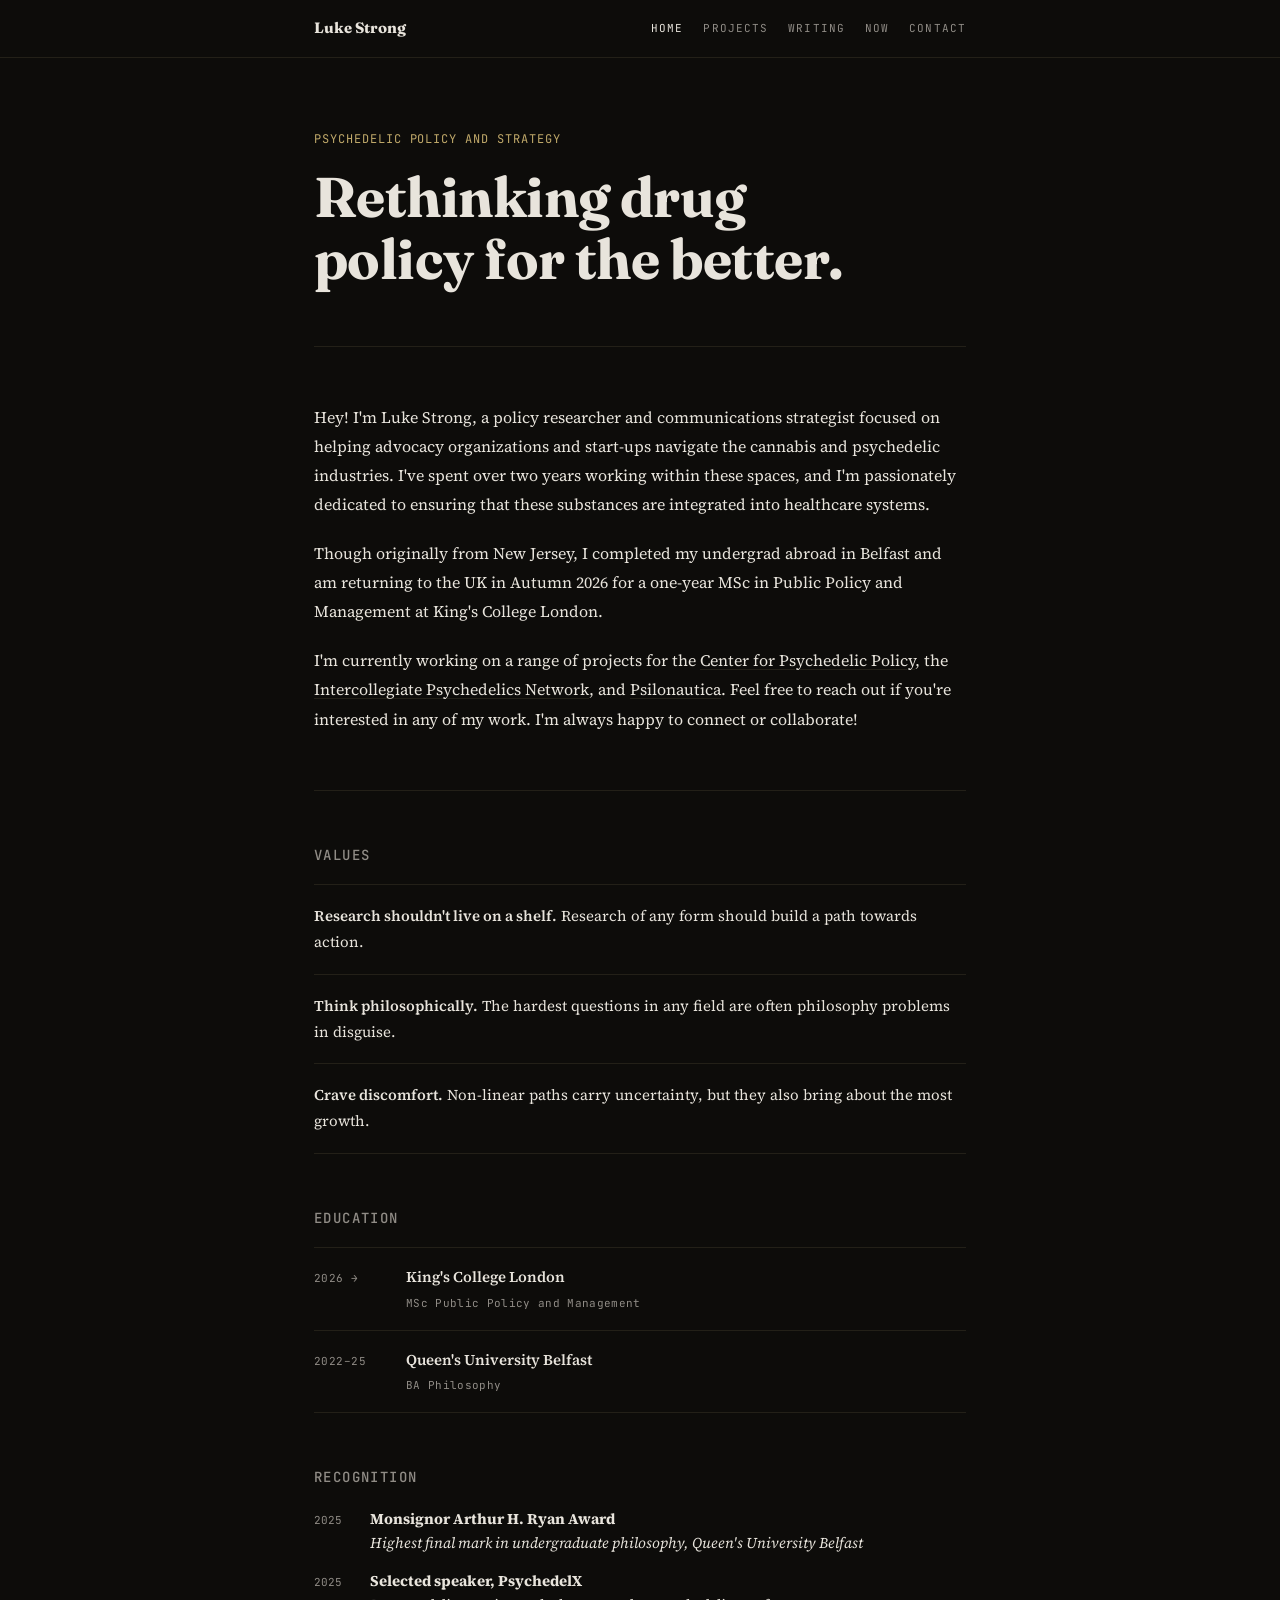
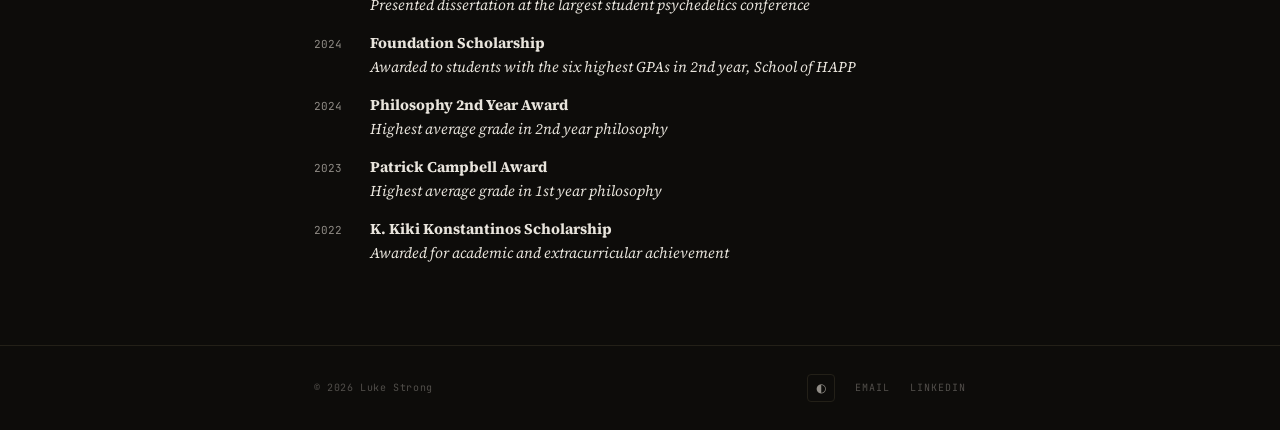
<file: index.html>
<!DOCTYPE html>
<html lang="en" data-theme="dark">
<head>
  <meta charset="UTF-8" />
  <meta name="viewport" content="width=device-width, initial-scale=1.0" />
  <title>Luke Strong</title>
  <meta name="description" content="Policy researcher and communications strategist focused on psychedelic and cannabis policy." />

  <link rel="preconnect" href="https://fonts.googleapis.com" />
  <link rel="preconnect" href="https://fonts.gstatic.com" crossorigin />
  <link href="https://fonts.googleapis.com/css2?family=Fraunces:opsz,wght@9..144,400;9..144,700&family=Source+Serif+4:ital,wght@0,400;0,600;1,400&family=JetBrains+Mono:wght@400;500;700&display=swap" rel="stylesheet" />

  <link rel="stylesheet" href="style.css" />
  <link rel="icon" type="image/svg+xml" href="assets/favicon.svg" />
</head>
<body>

  <nav>
    <div class="nav-inner">
      <a href="index.html" class="nav-name">Luke Strong</a>
      <div class="nav-links">
        <a href="index.html" class="active">Home</a>
        <a href="projects.html">Projects</a>
        <a href="writing.html">Writing</a>
        <a href="now.html">Now</a>
        <a href="contact.html">Contact</a>
      </div>
      <button class="nav-hamburger" id="navHamburger" aria-label="Open menu" aria-expanded="false">
        <span class="hamburger-line"></span>
        <span class="hamburger-line"></span>
        <span class="hamburger-line"></span>
      </button>
    </div>
  </nav>

  <main>
    <div class="container">

      <!-- HERO -->
      <section class="home-hero">
        <p class="home-tagline">Psychedelic Policy and Strategy</p>
        <h1>Rethinking drug<br>policy for the better.</h1>
      </section>

      <!-- ABOUT -->
      <section class="home-about">
        <p>
          Hey! I'm Luke Strong, a policy researcher and communications strategist
          focused on helping advocacy organizations and start-ups navigate the cannabis
          and psychedelic industries. I've spent over two years working within these
          spaces, and I'm passionately dedicated to ensuring that these substances are
          integrated into healthcare systems.
        </p>
        <p>
          Though originally from New Jersey, I completed my undergrad abroad in Belfast
          and am returning to the UK in Autumn 2026 for a one-year MSc in Public Policy
          and Management at King's College London.
        </p>
        <p>
          I'm currently working on a range of projects for the
          <a href="projects.html">Center for Psychedelic Policy</a>,
          the <a href="projects.html">Intercollegiate Psychedelics Network</a>,
          and <a href="projects.html">Psilonautica</a>.
          Feel free to reach out if you're interested in any of my work. I'm always happy to connect or collaborate!
        </p>
      </section>

      <hr class="home-divider" />

      <!-- VALUES -->
      <section class="home-values">
        <h2>Values</h2>
        <ul class="values-list">
          <li>
            <p><strong>Research shouldn't live on a shelf.</strong> Research of any form should build a path towards action.</p>
          </li>
          <li>
            <p><strong>Think philosophically.</strong> The hardest questions in any field are often philosophy problems in disguise.</p>
          </li>
          <li>
            <p><strong>Crave discomfort.</strong> Non-linear paths carry uncertainty, but they also bring about the most growth.</p>
          </li>
        </ul>
      </section>

      <!-- EDUCATION -->
      <section class="home-education">
        <h2>Education</h2>
        <ul class="edu-list">
          <li class="edu-item">
            <div class="edu-year">2026 →</div>
            <div>
              <div class="edu-school">King's College London</div>
              <div class="edu-degree">MSc Public Policy and Management</div>
            </div>
          </li>
          <li class="edu-item">
            <div class="edu-year">2022–25</div>
            <div>
              <div class="edu-school">Queen's University Belfast</div>
              <div class="edu-degree">BA Philosophy</div>
            </div>
          </li>
        </ul>
      </section>

      <!-- RECOGNITION -->
      <section class="home-recognition">
        <h2>Recognition</h2>
        <ul class="recognition-list">
          <li>
            <span class="recognition-year">2025</span>
            <span><b>Monsignor Arthur H. Ryan Award</b><br><i>Highest final mark in undergraduate philosophy, Queen's University Belfast</i></span>
          </li>
          <li>
            <span class="recognition-year">2025</span>
            <span><b>Selected speaker, PsychedelX</b><br><i>Presented dissertation at the largest student psychedelics conference</i></span>
          </li>
          <li>
            <span class="recognition-year">2024</span>
            <span><b>Foundation Scholarship</b><br><i>Awarded to students with the six highest GPAs in 2nd year, School of HAPP</i></span>
          </li>
          <li>
            <span class="recognition-year">2024</span>
            <span><b>Philosophy 2nd Year Award</b><br><i>Highest average grade in 2nd year philosophy</i></span>
          </li>
          <li>
            <span class="recognition-year">2023</span>
            <span><b>Patrick Campbell Award</b><br><i>Highest average grade in 1st year philosophy</i></span>
          </li>
          <li>
            <span class="recognition-year">2022</span>
            <span><b>K. Kiki Konstantinos Scholarship</b><br><i>Awarded for academic and extracurricular achievement</i></span>
          </li>
        </ul>
      </section>

    </div>
  </main>

  <footer>
    <div class="footer-inner">
      <span class="footer-copy">© 2026 Luke Strong</span>
      <div class="footer-right">
        <button class="theme-toggle" id="themeToggle" aria-label="Toggle light/dark mode">◐</button>
        <div class="footer-links">
          <a href="mailto:lukestrong47@gmail.com">Email</a>
          <a href="https://linkedin.com/in/lukestro" target="_blank" rel="noopener">LinkedIn</a>
        </div>
      </div>
    </div>
  </footer>

  <script>
    const html = document.documentElement;
    const stored = localStorage.getItem('theme') || 'dark';
    html.setAttribute('data-theme', stored);

    const themeToggle = document.getElementById('themeToggle');
    themeToggle.textContent = stored === 'dark' ? '◐' : '◑';
    themeToggle.addEventListener('click', () => {
      const next = html.getAttribute('data-theme') === 'dark' ? 'light' : 'dark';
      html.setAttribute('data-theme', next);
      localStorage.setItem('theme', next);
      themeToggle.textContent = next === 'dark' ? '◐' : '◑';
    });

    const hamburger = document.getElementById('navHamburger');
    const navLinks = document.querySelector('.nav-links');
    hamburger.addEventListener('click', () => {
      const isOpen = navLinks.classList.toggle('is-open');
      hamburger.setAttribute('aria-expanded', String(isOpen));
      hamburger.classList.toggle('is-active', isOpen);
    });
    navLinks.querySelectorAll('a').forEach(a => {
      a.addEventListener('click', () => {
        navLinks.classList.remove('is-open');
        hamburger.setAttribute('aria-expanded', 'false');
        hamburger.classList.remove('is-active');
      });
    });
  </script>

</body>
</html>
</file>
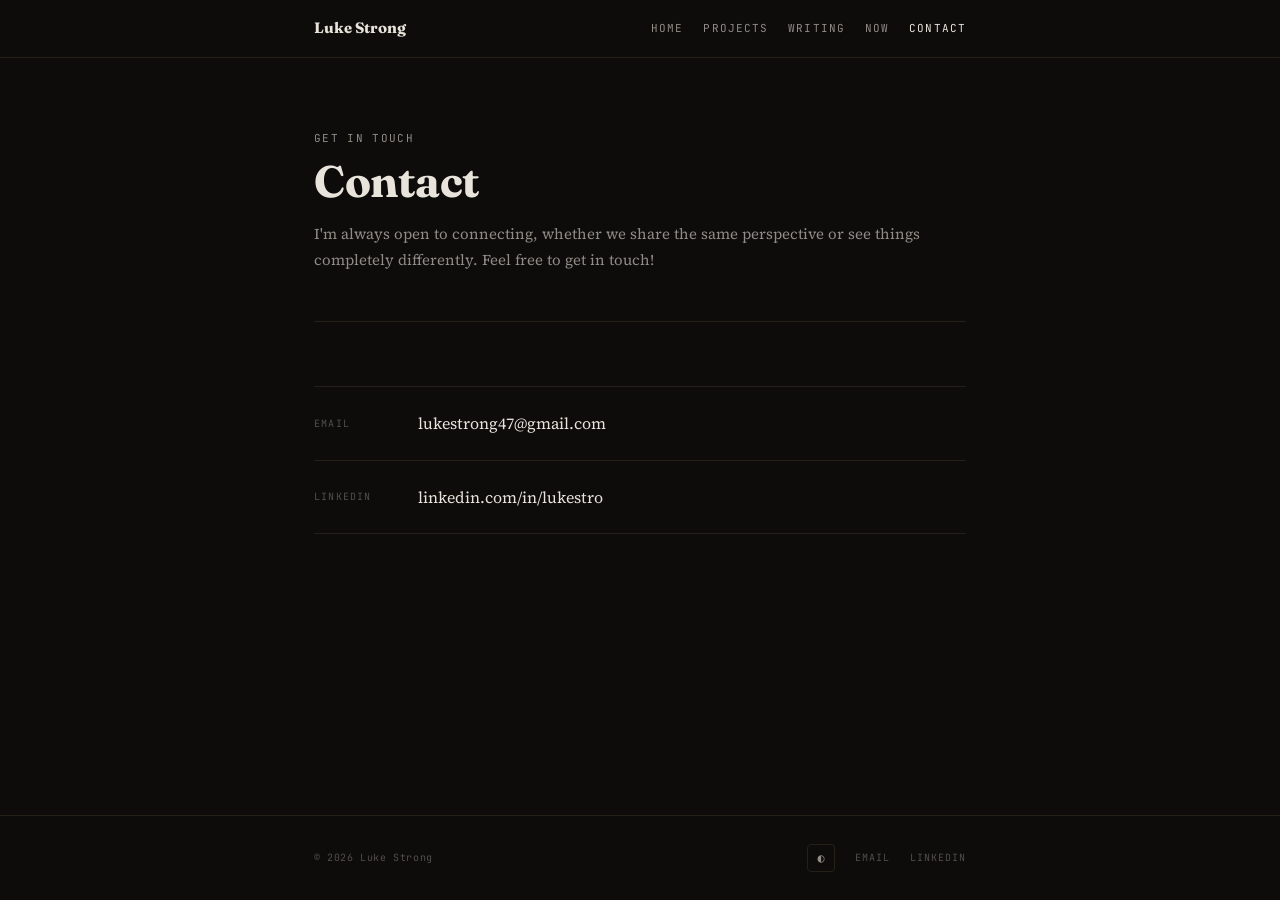
<file: contact/index.html>
<!DOCTYPE html>
<html lang="en" data-theme="dark">
<head>
  <meta charset="UTF-8" />
  <meta name="viewport" content="width=device-width, initial-scale=1.0" />
  <title>Contact — Luke Strong</title>
  <meta name="description" content="Get in touch with Luke Strong — policy researcher and advocacy strategist in the psychedelic and cannabis space." />

  <link rel="preconnect" href="https://fonts.googleapis.com" />
  <link rel="preconnect" href="https://fonts.gstatic.com" crossorigin />
  <link href="https://fonts.googleapis.com/css2?family=Fraunces:opsz,wght@9..144,400;9..144,700&family=Source+Serif+4:ital,wght@0,400;0,600;1,400&family=JetBrains+Mono:wght@400;500;700&display=swap" rel="stylesheet" />

  <link rel="stylesheet" href="../style.css" />
  <link rel="icon" type="image/svg+xml" href="../assets/favicon.svg" />
</head>
<body>

  <nav>
    <div class="nav-inner">
      <a href="../" class="nav-name">Luke Strong</a>
      <div class="nav-links">
        <a href="../">Home</a>
        <a href="../projects/">Projects</a>
        <a href="../writing/">Writing</a>
        <a href="../now/">Now</a>
        <a href="../contact/" class="active">Contact</a>
      </div>
      <button class="nav-hamburger" id="navHamburger" aria-label="Open menu" aria-expanded="false">
        <span class="hamburger-line"></span>
        <span class="hamburger-line"></span>
        <span class="hamburger-line"></span>
      </button>
    </div>
  </nav>

  <main>
    <div class="container">

      <header class="page-header">
        <span class="mono-label">Get in touch</span>
        <h1>Contact</h1>
        <p class="page-intro">
          I'm always open to connecting, whether we share the same perspective or see
          things completely differently. Feel free to get in touch!
        </p>
      </header>

      <div class="contact-body">
        <div class="contact-links">
          <a href="mailto:lukestrong47@gmail.com" class="contact-link">
            <span class="contact-link-label">Email</span>
            <span class="contact-link-value">lukestrong47@gmail.com</span>
          </a>
          <a href="https://linkedin.com/in/lukestro" target="_blank" rel="noopener" class="contact-link">
            <span class="contact-link-label">LinkedIn</span>
            <span class="contact-link-value">linkedin.com/in/lukestro</span>
          </a>
        </div>
      </div>

    </div>
  </main>

  <footer>
    <div class="footer-inner">
      <span class="footer-copy">© 2026 Luke Strong</span>
      <div class="footer-right">
        <button class="theme-toggle" id="themeToggle" aria-label="Toggle light/dark mode">◐</button>
        <div class="footer-links">
          <a href="mailto:lukestrong47@gmail.com">Email</a>
          <a href="https://linkedin.com/in/lukestro" target="_blank" rel="noopener">LinkedIn</a>
        </div>
      </div>
    </div>
  </footer>

  <script>
    const html = document.documentElement;
    const stored = localStorage.getItem('theme') || 'dark';
    html.setAttribute('data-theme', stored);

    const themeToggle = document.getElementById('themeToggle');
    themeToggle.textContent = stored === 'dark' ? '◐' : '◑';
    themeToggle.addEventListener('click', () => {
      const next = html.getAttribute('data-theme') === 'dark' ? 'light' : 'dark';
      html.setAttribute('data-theme', next);
      localStorage.setItem('theme', next);
      themeToggle.textContent = next === 'dark' ? '◐' : '◑';
    });

    const hamburger = document.getElementById('navHamburger');
    const navLinks = document.querySelector('.nav-links');
    hamburger.addEventListener('click', () => {
      const isOpen = navLinks.classList.toggle('is-open');
      hamburger.setAttribute('aria-expanded', String(isOpen));
      hamburger.classList.toggle('is-active', isOpen);
    });
    navLinks.querySelectorAll('a').forEach(a => {
      a.addEventListener('click', () => {
        navLinks.classList.remove('is-open');
        hamburger.setAttribute('aria-expanded', 'false');
        hamburger.classList.remove('is-active');
      });
    });
  </script>

</body>
</html>
</file>
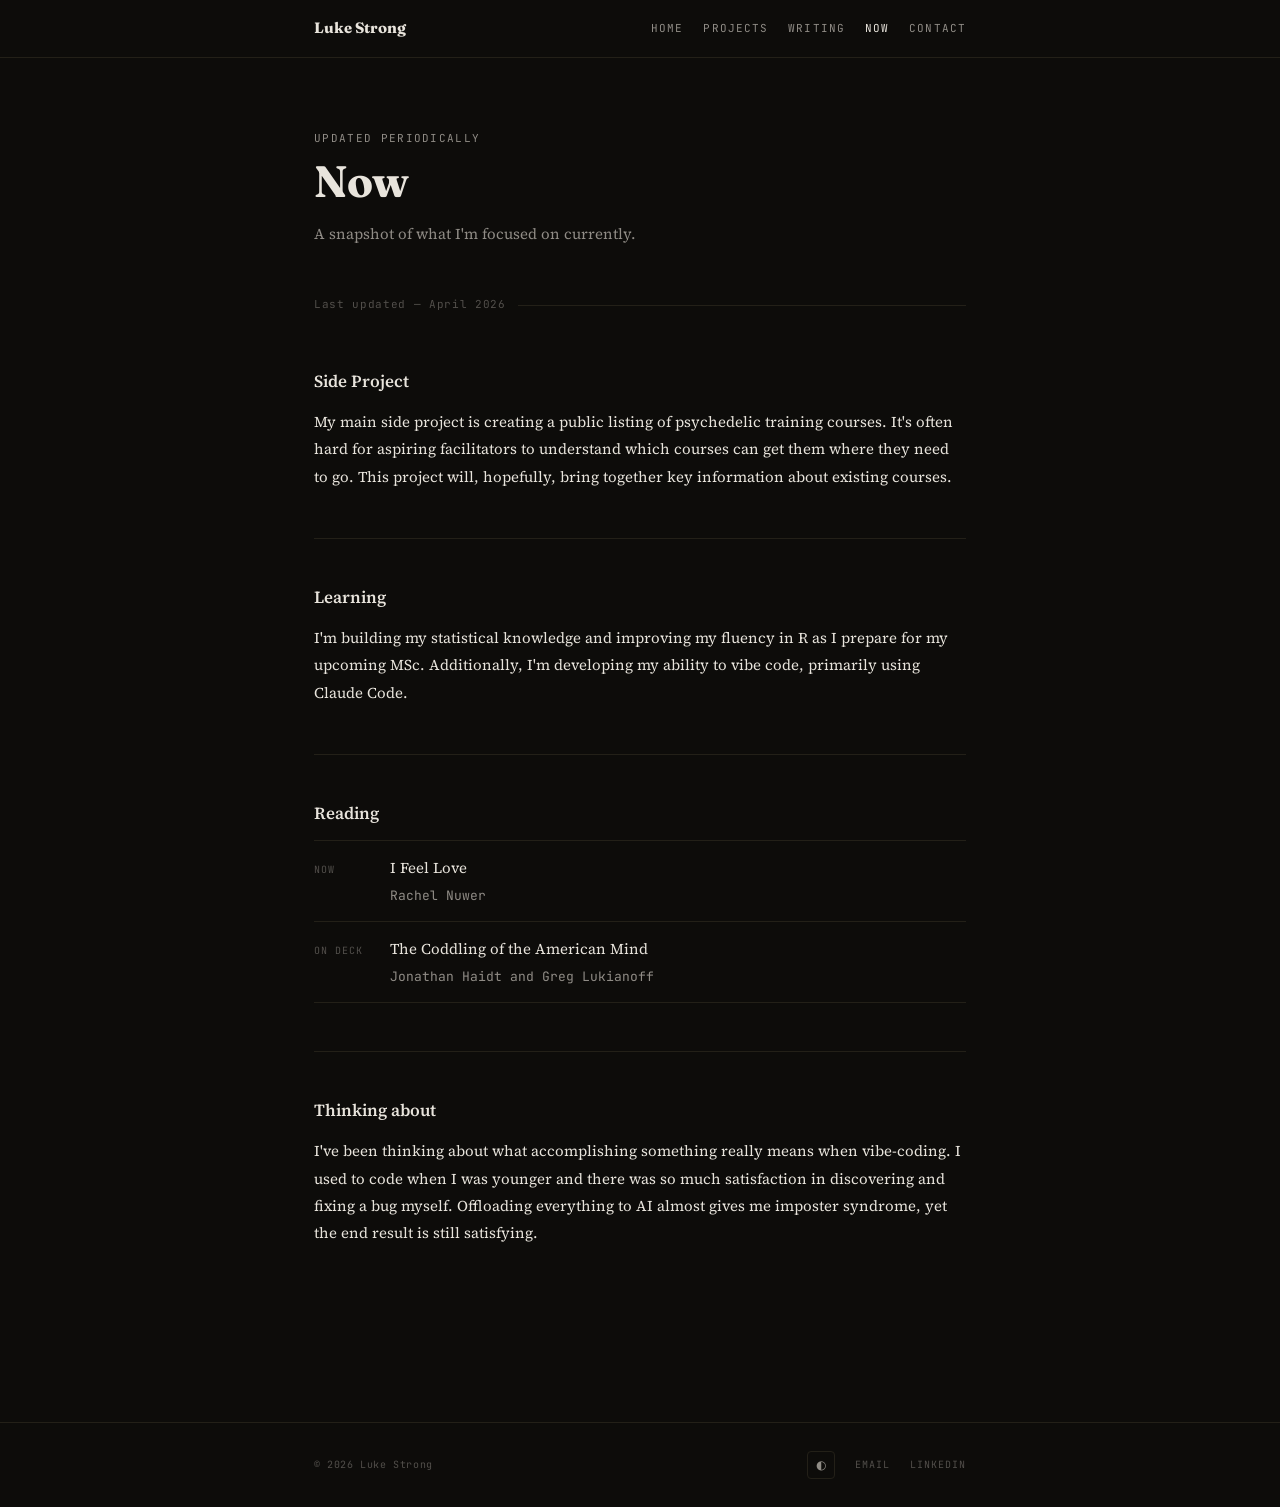
<file: now/index.html>
<!DOCTYPE html>
<html lang="en" data-theme="dark">
<head>
  <meta charset="UTF-8" />
  <meta name="viewport" content="width=device-width, initial-scale=1.0" />
  <title>Now — Luke Strong</title>
  <meta name="description" content="What Luke Strong is working on right now — side projects, learning, reading, and thinking." />

  <link rel="preconnect" href="https://fonts.googleapis.com" />
  <link rel="preconnect" href="https://fonts.gstatic.com" crossorigin />
  <link href="https://fonts.googleapis.com/css2?family=Fraunces:opsz,wght@9..144,400;9..144,700&family=Source+Serif+4:ital,wght@0,400;0,600;1,400&family=JetBrains+Mono:wght@400;500;700&display=swap" rel="stylesheet" />

  <link rel="stylesheet" href="../style.css" />
  <link rel="icon" type="image/svg+xml" href="../assets/favicon.svg" />
</head>
<body>

  <nav>
    <div class="nav-inner">
      <a href="../" class="nav-name">Luke Strong</a>
      <div class="nav-links">
        <a href="../">Home</a>
        <a href="../projects/">Projects</a>
        <a href="../writing/">Writing</a>
        <a href="../now/" class="active">Now</a>
        <a href="../contact/">Contact</a>
      </div>
      <button class="nav-hamburger" id="navHamburger" aria-label="Open menu" aria-expanded="false">
        <span class="hamburger-line"></span>
        <span class="hamburger-line"></span>
        <span class="hamburger-line"></span>
      </button>
    </div>
  </nav>

  <main>
    <div class="container">

      <header class="page-header page-header--borderless">
        <span class="mono-label">Updated periodically</span>
        <h1>Now</h1>
        <p class="page-intro">
          A snapshot of what I'm focused on currently.
        </p>
      </header>

      <div class="now-body">

        <p class="now-meta">Last updated — April 2026</p>

        <section class="now-section">
          <h2>Side Project</h2>
          <p>
            My main side project is creating a public listing of psychedelic training
            courses. It's often hard for aspiring facilitators to understand which courses
            can get them where they need to go. This project will, hopefully, bring together
            key information about existing courses.
          </p>
        </section>

        <section class="now-section">
          <h2>Learning</h2>
          <p>
            I'm building my statistical knowledge and improving my fluency in R as I
            prepare for my upcoming MSc. Additionally, I'm developing my ability to vibe
            code, primarily using Claude Code.
          </p>
        </section>

        <section class="now-section">
          <h2>Reading</h2>

          <div class="now-book">
            <div class="now-book-label">Now</div>
            <div>
              <div class="now-book-title">I Feel Love</div>
              <div class="now-book-author">Rachel Nuwer</div>
            </div>
          </div>

          <div class="now-book">
            <div class="now-book-label">On deck</div>
            <div>
              <div class="now-book-title">The Coddling of the American Mind</div>
              <div class="now-book-author">Jonathan Haidt and Greg Lukianoff</div>
            </div>
          </div>
        </section>

        <section class="now-section">
          <h2>Thinking about</h2>
          <p>
            I've been thinking about what accomplishing something really means when
            vibe-coding. I used to code when I was younger and there was so much
            satisfaction in discovering and fixing a bug myself. Offloading everything
            to AI almost gives me imposter syndrome, yet the end result is still
            satisfying.
          </p>
        </section>

      </div>
    </div>
  </main>

  <footer>
    <div class="footer-inner">
      <span class="footer-copy">© 2026 Luke Strong</span>
      <div class="footer-right">
        <button class="theme-toggle" id="themeToggle" aria-label="Toggle light/dark mode">◐</button>
        <div class="footer-links">
          <a href="mailto:lukestrong47@gmail.com">Email</a>
          <a href="https://linkedin.com/in/lukestro" target="_blank" rel="noopener">LinkedIn</a>
        </div>
      </div>
    </div>
  </footer>

  <script>
    const html = document.documentElement;
    const stored = localStorage.getItem('theme') || 'dark';
    html.setAttribute('data-theme', stored);

    const themeToggle = document.getElementById('themeToggle');
    themeToggle.textContent = stored === 'dark' ? '◐' : '◑';
    themeToggle.addEventListener('click', () => {
      const next = html.getAttribute('data-theme') === 'dark' ? 'light' : 'dark';
      html.setAttribute('data-theme', next);
      localStorage.setItem('theme', next);
      themeToggle.textContent = next === 'dark' ? '◐' : '◑';
    });

    const hamburger = document.getElementById('navHamburger');
    const navLinks = document.querySelector('.nav-links');
    hamburger.addEventListener('click', () => {
      const isOpen = navLinks.classList.toggle('is-open');
      hamburger.setAttribute('aria-expanded', String(isOpen));
      hamburger.classList.toggle('is-active', isOpen);
    });
    navLinks.querySelectorAll('a').forEach(a => {
      a.addEventListener('click', () => {
        navLinks.classList.remove('is-open');
        hamburger.setAttribute('aria-expanded', 'false');
        hamburger.classList.remove('is-active');
      });
    });
  </script>

</body>
</html>
</file>
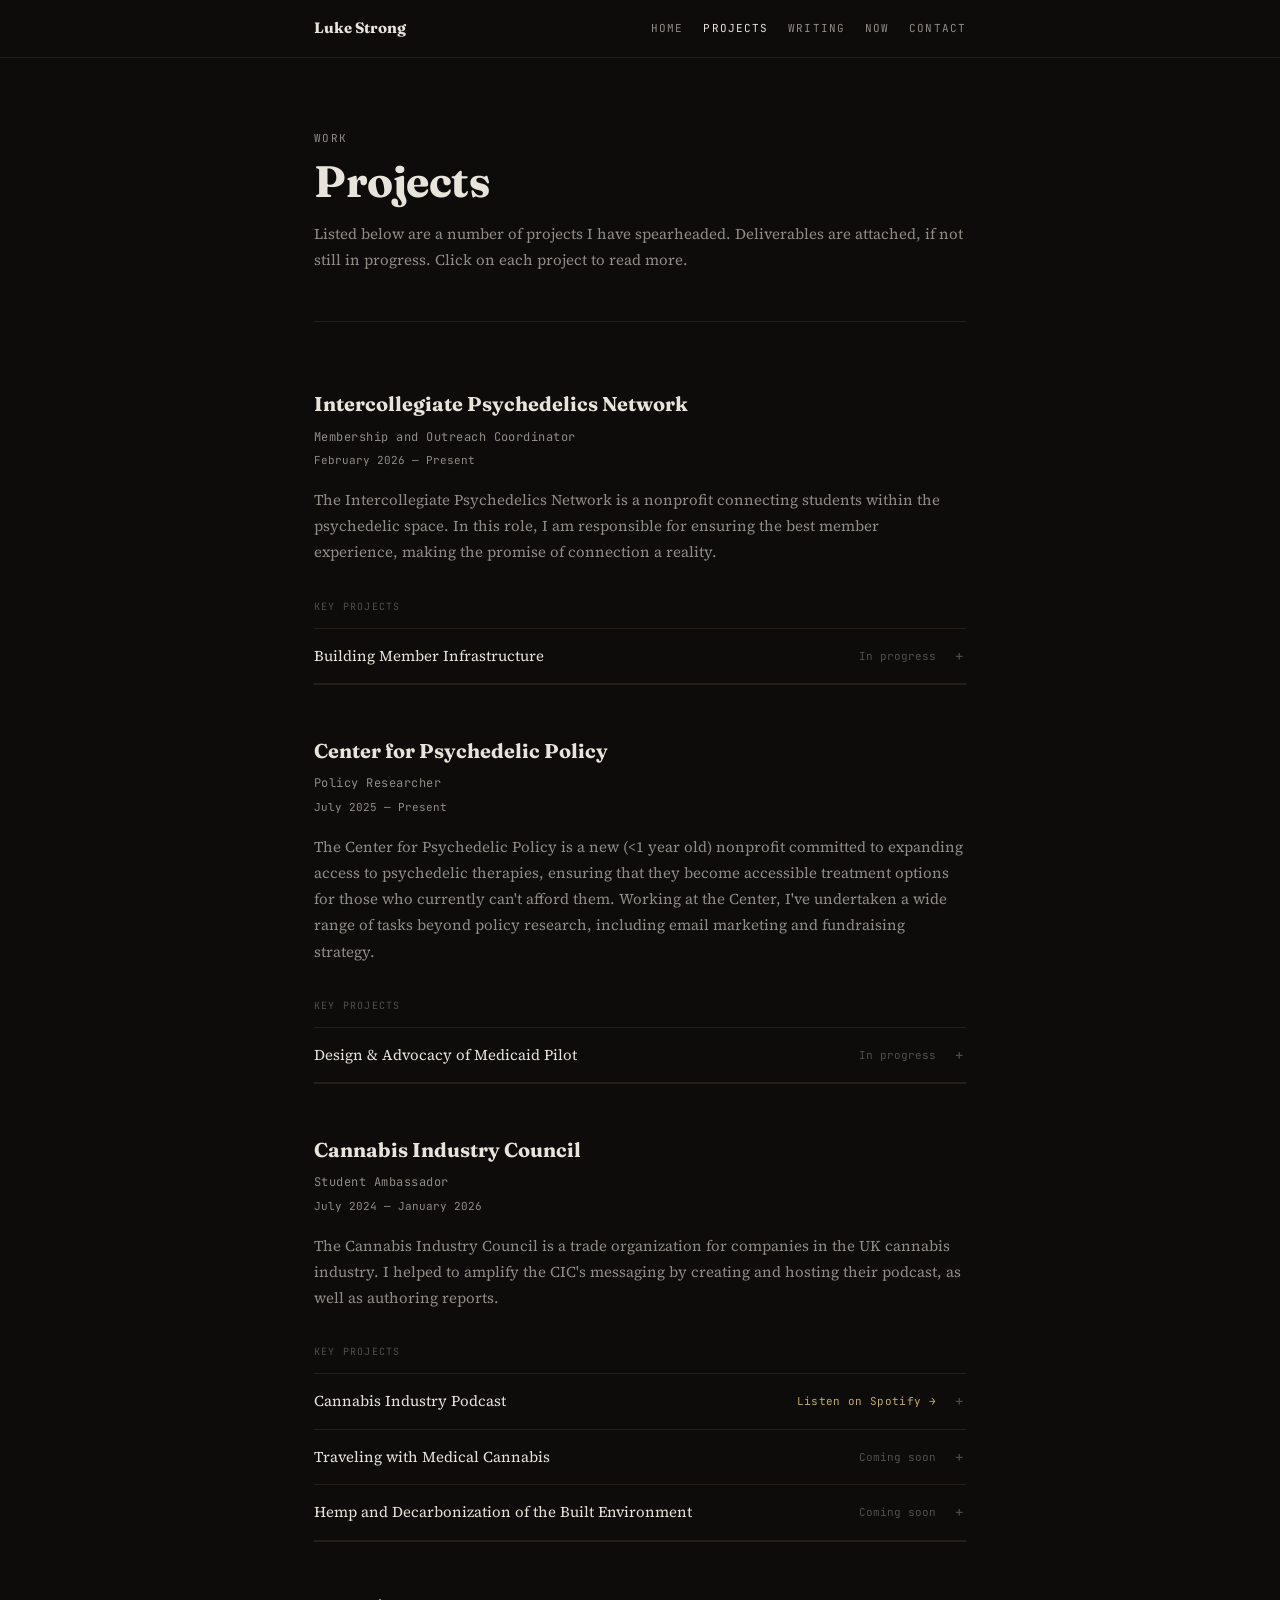
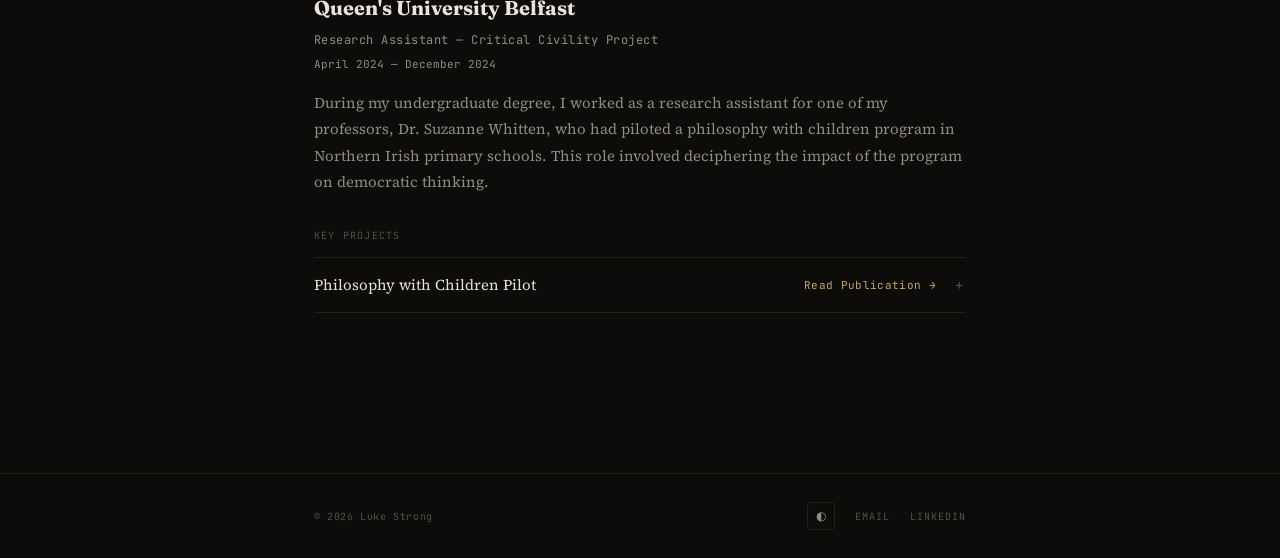
<file: projects/index.html>
<!DOCTYPE html>
<html lang="en" data-theme="dark">
<head>
  <meta charset="UTF-8" />
  <meta name="viewport" content="width=device-width, initial-scale=1.0" />
  <title>Projects — Luke Strong</title>
  <meta name="description" content="Projects by Luke Strong spanning psychedelic policy research, cannabis industry communications, and academic research." />

  <link rel="preconnect" href="https://fonts.googleapis.com" />
  <link rel="preconnect" href="https://fonts.gstatic.com" crossorigin />
  <link href="https://fonts.googleapis.com/css2?family=Fraunces:opsz,wght@9..144,400;9..144,700&family=Source+Serif+4:ital,wght@0,400;0,600;1,400&family=JetBrains+Mono:wght@400;500;700&display=swap" rel="stylesheet" />

  <link rel="stylesheet" href="../style.css" />
  <link rel="icon" type="image/svg+xml" href="../assets/favicon.svg" />
</head>
<body>

  <nav>
    <div class="nav-inner">
      <a href="../" class="nav-name">Luke Strong</a>
      <div class="nav-links">
        <a href="../">Home</a>
        <a href="../projects/" class="active">Projects</a>
        <a href="../writing/">Writing</a>
        <a href="../now/">Now</a>
        <a href="../contact/">Contact</a>
      </div>
      <button class="nav-hamburger" id="navHamburger" aria-label="Open menu" aria-expanded="false">
        <span class="hamburger-line"></span>
        <span class="hamburger-line"></span>
        <span class="hamburger-line"></span>
      </button>
    </div>
  </nav>

  <main>
    <div class="container">

      <header class="page-header">
        <span class="mono-label">Work</span>
        <h1>Projects</h1>
        <p class="page-intro">
          Listed below are a number of projects I have spearheaded. Deliverables
          are attached, if not still in progress. Click on each project to read more.
        </p>
      </header>

      <div class="projects-list">

        <!-- ══════════════════════════════
             INTERCOLLEGIATE PSYCHEDELICS NETWORK
        ═══════════════════════════════ -->
        <div class="role-card">
          <div class="work-org">Intercollegiate Psychedelics Network</div>
          <div class="work-role">Membership and Outreach Coordinator</div>
          <div class="work-date">February 2026 — Present</div>
          <p class="role-description">
            The Intercollegiate Psychedelics Network is a nonprofit connecting students
            within the psychedelic space. In this role, I am responsible for ensuring
            the best member experience, making the promise of connection a reality.
          </p>

          <span class="role-projects-label">Key Projects</span>

          <div class="accordion-item">
            <button class="accordion-trigger" aria-expanded="false">
              <span class="project-row-name">Building Member Infrastructure</span>
              <div class="accordion-trigger-right">
                <span class="coming-soon">In progress</span>
                <span class="accordion-icon" aria-hidden="true">+</span>
              </div>
            </button>
            <div class="accordion-panel" hidden>
              <div class="accordion-body">
                <div class="prose-block">
                  <span class="prose-label">Why</span>
                  <p>
                    IPN has strong energy behind it, with students excited about its
                    potential. However, it lacks the infrastructure to support growing
                    membership, leading to limited engagement and community.
                  </p>
                </div>
                <div class="prose-block">
                  <span class="prose-label">How</span>
                  <p>
                    I'm working with the leadership team to build a member portal,
                    which will pull all disparate engagement streams — Discord, webinars,
                    community resources, etc. — into one platform. The final product will
                    likely be vibe-coded using Claude Code.
                  </p>
                </div>
                <div class="prose-block">
                  <span class="prose-label">What I Learned</span>
                  <ol class="learned-list">
                    <li>I'm building my vibe-coding proficiency with basic projects and bite-sized components of the platform.</li>
                    <li>Don't build something a community won't use. Survey members first and consistently, using that data as a guide.</li>
                  </ol>
                </div>
              </div>
            </div>
          </div>
        </div>

        <!-- ══════════════════════════════
             CENTER FOR PSYCHEDELIC POLICY
        ═══════════════════════════════ -->
        <div class="role-card">
          <div class="work-org">Center for Psychedelic Policy</div>
          <div class="work-role">Policy Researcher</div>
          <div class="work-date">July 2025 — Present</div>
          <p class="role-description">
            The Center for Psychedelic Policy is a new (&lt;1 year old) nonprofit committed
            to expanding access to psychedelic therapies, ensuring that they become accessible
            treatment options for those who currently can't afford them. Working at the
            Center, I've undertaken a wide range of tasks beyond policy research, including
            email marketing and fundraising strategy.
          </p>

          <span class="role-projects-label">Key Projects</span>

          <div class="accordion-item">
            <button class="accordion-trigger" aria-expanded="false">
              <span class="project-row-name">Design &amp; Advocacy of Medicaid Pilot</span>
              <div class="accordion-trigger-right">
                <span class="coming-soon">In progress</span>
                <span class="accordion-icon" aria-hidden="true">+</span>
              </div>
            </button>
            <div class="accordion-panel" hidden>
              <div class="accordion-body">
                <div class="prose-block">
                  <span class="prose-label">Why</span>
                  <p>
                    Psilocybin therapy has been available in Oregon since 2023, but access
                    is limited to those who can pay out of pocket. Oregon service centers are
                    suffering, and potential clients continue to suffer from mental health
                    conditions. The 2027 Oregon legislative session gives us a window to
                    reframe the discussion around Oregon Psilocybin Services.
                  </p>
                </div>
                <div class="prose-block">
                  <span class="prose-label">How</span>
                  <p>
                    I'm currently co-authoring a report about the behavioral health crisis
                    in Oregon and the opportunity for integrating psilocybin-assisted therapy
                    into existing treatment structures. Particularly, we're focused on
                    demonstrating the cost-effectiveness of psilocybin when compared to
                    current investments. This report and its pilot design will serve as a
                    blueprint for legislators.
                  </p>
                </div>
                <div class="prose-block">
                  <span class="prose-label">What I Learned</span>
                  <ol class="learned-list">
                    <li>Don't rebuild policies from the ground up. Instead, find creative ways for current infrastructure to achieve future goals.</li>
                    <li>Convene stakeholders and experts early. Let them gut-check your work and rip it to shreds before moving on.</li>
                  </ol>
                </div>
              </div>
            </div>
          </div>
        </div>

        <!-- ══════════════════════════════
             CANNABIS INDUSTRY COUNCIL
        ═══════════════════════════════ -->
        <div class="role-card">
          <div class="work-org">Cannabis Industry Council</div>
          <div class="work-role">Student Ambassador</div>
          <div class="work-date">July 2024 — January 2026</div>
          <p class="role-description">
            The Cannabis Industry Council is a trade organization for companies in the UK
            cannabis industry. I helped to amplify the CIC's messaging by creating and
            hosting their podcast, as well as authoring reports.
          </p>

          <span class="role-projects-label">Key Projects</span>

          <div class="accordion-item">
            <button class="accordion-trigger" aria-expanded="false">
              <span class="project-row-name">Cannabis Industry Podcast</span>
              <div class="accordion-trigger-right">
                <a href="https://open.spotify.com/show/1SnCjO40EYHMYXn0PvSbP2"
                   target="_blank" rel="noopener"
                   class="project-row-output-link"
                   onclick="event.stopPropagation()">
                  Listen on Spotify →
                </a>
                <span class="accordion-icon" aria-hidden="true">+</span>
              </div>
            </button>
            <div class="accordion-panel" hidden>
              <div class="accordion-body">
                <div class="prose-block">
                  <span class="prose-label">Why</span>
                  <p>
                    The UK cannabis industry, spanning medical cannabis, consumer CBD,
                    and industrial hemp, is much more complex than people realize. The
                    CIC's suggestion of building a podcast was the kind of project I
                    wanted to take on, as it helped me deepen my own awareness of the
                    industry in a rewarding way.
                  </p>
                </div>
                <div class="prose-block">
                  <span class="prose-label">How</span>
                  <p>
                    I built the podcast from scratch: reaching out to interviewees,
                    recording on Zoom, editing in Audacity, and distributing through
                    Spotify for Creators. I tried my best to use the podcast as a way
                    to highlight the variety of work happening in the industry.
                  </p>
                </div>
                <div class="prose-block">
                  <span class="prose-label">What I Learned</span>
                  <ol class="learned-list">
                    <li>Interviewing is a skill. It takes time and experience to get more comfortable talking with guests.</li>
                    <li>Everyone has a story to tell. In any situation, try to find it.</li>
                  </ol>
                </div>
              </div>
            </div>
          </div>

          <div class="accordion-item">
            <button class="accordion-trigger" aria-expanded="false">
              <span class="project-row-name">Traveling with Medical Cannabis</span>
              <div class="accordion-trigger-right">
                <span class="coming-soon">Coming soon</span>
                <span class="accordion-icon" aria-hidden="true">+</span>
              </div>
            </button>
            <div class="accordion-panel" hidden>
              <div class="accordion-body">
                <div class="prose-block">
                  <span class="prose-label">Why</span>
                  <p>
                    UK medical cannabis patients often don't know their rights when
                    traveling with a prescription. This has led to an abundance of
                    confusion and avoidable conflict with transit staff and police.
                  </p>
                </div>
                <div class="prose-block">
                  <span class="prose-label">How</span>
                  <p>
                    I co-authored a guide to traveling with medical cannabis, which
                    explains existing regulations, both domestically and internationally.
                    This involved researching laws in a number of countries and clearly
                    detailing what patients need to know and do before they travel.
                  </p>
                </div>
                <div class="prose-block">
                  <span class="prose-label">What I Learned</span>
                  <ol class="learned-list">
                    <li>Many countries have ambiguous and confusing public-facing information on entry with medical cannabis, which sets patients up for failure.</li>
                    <li>The end user should shape everything about the deliverable. The guide's format, wording, and emphasis on caution were a direct result of its audience: patients seeking clear, accurate information.</li>
                  </ol>
                </div>
              </div>
            </div>
          </div>

          <div class="accordion-item">
            <button class="accordion-trigger" aria-expanded="false">
              <span class="project-row-name">Hemp and Decarbonization of the Built Environment</span>
              <div class="accordion-trigger-right">
                <span class="coming-soon">Coming soon</span>
                <span class="accordion-icon" aria-hidden="true">+</span>
              </div>
            </button>
            <div class="accordion-panel" hidden>
              <div class="accordion-body">
                <div class="prose-block">
                  <span class="prose-label">Why</span>
                  <p>
                    Hemp is poorly understood, particularly when it comes to its positive
                    environmental impact. This report laid out the policy case for both
                    private sector investment and the easing of red tape to decarbonize
                    the built environment with hemp.
                  </p>
                </div>
                <div class="prose-block">
                  <span class="prose-label">How</span>
                  <p>
                    In writing this report, I synthesized domestic and international
                    regulations, scientific research, and case studies to build the case
                    for hemp's place in the UK government's Net Zero agenda. This report
                    was primarily tailored to Members of Parliament, particularly those
                    with little knowledge about hemp.
                  </p>
                </div>
                <div class="prose-block">
                  <span class="prose-label">What I Learned</span>
                  <ol class="learned-list">
                    <li>Coming into this project knowing almost nothing about hemp, the research I undertook crafted my understanding of the plant's potential.</li>
                    <li>Creative opportunities can fix real policy problems. The framing of hemp as a green alternative can bring about necessary licensing changes.</li>
                  </ol>
                </div>
              </div>
            </div>
          </div>
        </div>

        <!-- ══════════════════════════════
             QUEEN'S UNIVERSITY BELFAST
        ═══════════════════════════════ -->
        <div class="role-card">
          <div class="work-org">Queen's University Belfast</div>
          <div class="work-role">Research Assistant — Critical Civility Project</div>
          <div class="work-date">April 2024 — December 2024</div>
          <p class="role-description">
            During my undergraduate degree, I worked as a research assistant for one of
            my professors, Dr. Suzanne Whitten, who had piloted a philosophy with children
            program in Northern Irish primary schools. This role involved deciphering the
            impact of the program on democratic thinking.
          </p>

          <span class="role-projects-label">Key Projects</span>

          <div class="accordion-item">
            <button class="accordion-trigger" aria-expanded="false">
              <span class="project-row-name">Philosophy with Children Pilot</span>
              <div class="accordion-trigger-right">
                <a href="#"
                   target="_blank" rel="noopener"
                   class="project-row-output-link"
                   onclick="event.stopPropagation()">
                  Read Publication →
                </a>
                <span class="accordion-icon" aria-hidden="true">+</span>
              </div>
            </button>
            <div class="accordion-panel" hidden>
              <div class="accordion-body">
                <div class="prose-block">
                  <span class="prose-label">Why</span>
                  <p>
                    Programs like P4C have shown real efficacy in cultivating positive
                    social skills. This raises the question of whether such skills can
                    increase democratic thinking and civic behavior, a question that holds
                    special importance for post-conflict communities.
                  </p>
                </div>
                <div class="prose-block">
                  <span class="prose-label">How</span>
                  <p>
                    I completed a literature review on existing research, before
                    co-conducting a thematic analysis of 200+ student surveys from the
                    pilot. Our findings were published in the Journal of Philosophy in Schools.
                  </p>
                </div>
                <div class="prose-block">
                  <span class="prose-label">What I Learned</span>
                  <ol class="learned-list">
                    <li>There's something uniquely universal about philosophy, and kids bring creative perspectives to old philosophical problems.</li>
                    <li>Academic research in philosophy can be practical and grounded, holding real-life implications beyond academia.</li>
                  </ol>
                </div>
              </div>
            </div>
          </div>
        </div>

      </div><!-- /projects-list -->
    </div>
  </main>

  <footer>
    <div class="footer-inner">
      <span class="footer-copy">© 2026 Luke Strong</span>
      <div class="footer-right">
        <button class="theme-toggle" id="themeToggle" aria-label="Toggle light/dark mode">◐</button>
        <div class="footer-links">
          <a href="mailto:lukestrong47@gmail.com">Email</a>
          <a href="https://linkedin.com/in/lukestro" target="_blank" rel="noopener">LinkedIn</a>
        </div>
      </div>
    </div>
  </footer>

  <script>
    const html = document.documentElement;
    const stored = localStorage.getItem('theme') || 'dark';
    html.setAttribute('data-theme', stored);

    const themeToggle = document.getElementById('themeToggle');
    themeToggle.textContent = stored === 'dark' ? '◐' : '◑';
    themeToggle.addEventListener('click', () => {
      const next = html.getAttribute('data-theme') === 'dark' ? 'light' : 'dark';
      html.setAttribute('data-theme', next);
      localStorage.setItem('theme', next);
      themeToggle.textContent = next === 'dark' ? '◐' : '◑';
    });

    const hamburger = document.getElementById('navHamburger');
    const navLinks = document.querySelector('.nav-links');
    hamburger.addEventListener('click', () => {
      const isOpen = navLinks.classList.toggle('is-open');
      hamburger.setAttribute('aria-expanded', String(isOpen));
      hamburger.classList.toggle('is-active', isOpen);
    });
    navLinks.querySelectorAll('a').forEach(a => {
      a.addEventListener('click', () => {
        navLinks.classList.remove('is-open');
        hamburger.setAttribute('aria-expanded', 'false');
        hamburger.classList.remove('is-active');
      });
    });

    document.querySelectorAll('.accordion-trigger').forEach(btn => {
      btn.addEventListener('click', () => {
        const expanded = btn.getAttribute('aria-expanded') === 'true';
        btn.setAttribute('aria-expanded', String(!expanded));
        btn.nextElementSibling.hidden = expanded;
      });
    });
  </script>

</body>
</html>
</file>
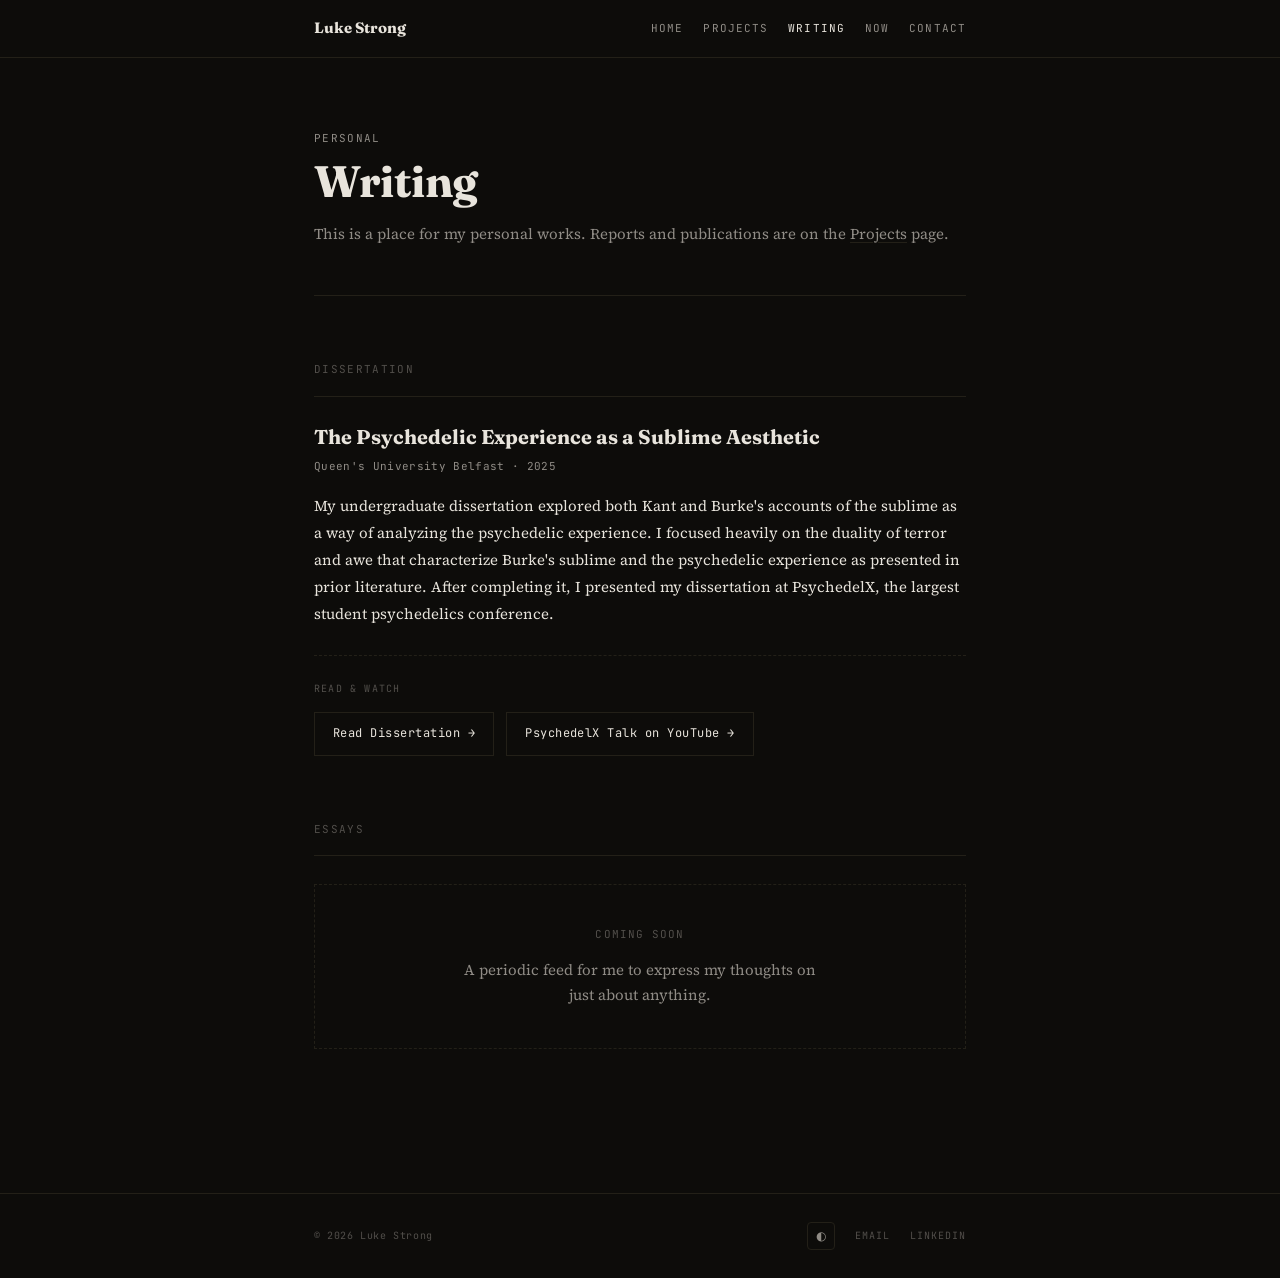
<file: writing/index.html>
<!DOCTYPE html>
<html lang="en" data-theme="dark">
<head>
  <meta charset="UTF-8" />
  <meta name="viewport" content="width=device-width, initial-scale=1.0" />
  <title>Writing — Luke Strong</title>
  <meta name="description" content="Personal writing by Luke Strong — dissertation on the psychedelic experience as a sublime aesthetic, and essays on psychedelic policy and philosophy." />

  <link rel="preconnect" href="https://fonts.googleapis.com" />
  <link rel="preconnect" href="https://fonts.gstatic.com" crossorigin />
  <link href="https://fonts.googleapis.com/css2?family=Fraunces:opsz,wght@9..144,400;9..144,700&family=Source+Serif+4:ital,wght@0,400;0,600;1,400&family=JetBrains+Mono:wght@400;500;700&display=swap" rel="stylesheet" />

  <link rel="stylesheet" href="../style.css" />
  <link rel="icon" type="image/svg+xml" href="../assets/favicon.svg" />
</head>
<body>

  <nav>
    <div class="nav-inner">
      <a href="../" class="nav-name">Luke Strong</a>
      <div class="nav-links">
        <a href="../">Home</a>
        <a href="../projects/">Projects</a>
        <a href="../writing/" class="active">Writing</a>
        <a href="../now/">Now</a>
        <a href="../contact/">Contact</a>
      </div>
      <button class="nav-hamburger" id="navHamburger" aria-label="Open menu" aria-expanded="false">
        <span class="hamburger-line"></span>
        <span class="hamburger-line"></span>
        <span class="hamburger-line"></span>
      </button>
    </div>
  </nav>

  <main>
    <div class="container">

      <header class="page-header">
        <span class="mono-label">Personal</span>
        <h1>Writing</h1>
        <p class="page-intro">
          This is a place for my personal works. Reports and publications are on
          the <a href="../projects/">Projects</a> page.
        </p>
      </header>

      <div class="writing-body">

        <!-- DISSERTATION + TALK -->
        <section class="writing-section">
          <div class="writing-section-title">Dissertation</div>

          <h2 class="dissertation-title">The Psychedelic Experience as a Sublime Aesthetic</h2>
          <p class="dissertation-meta">Queen's University Belfast · 2025</p>
          <p class="dissertation-desc">
            My undergraduate dissertation explored both Kant and Burke's accounts of the
            sublime as a way of analyzing the psychedelic experience. I focused heavily on
            the duality of terror and awe that characterize Burke's sublime and the
            psychedelic experience as presented in prior literature. After completing it,
            I presented my dissertation at PsychedelX, the largest student psychedelics conference.
          </p>

          <div class="talk-output">
            <span class="talk-output-label">Read &amp; Watch</span>
            <div style="display: flex; flex-wrap: wrap; gap: 0.75rem; align-items: center;">
              <a href="../assets/dissertation.pdf" class="output-link">Read Dissertation →</a>
              <a href="https://www.youtube.com/watch?v=IZuRVESFqMg" target="_blank" rel="noopener" class="output-link">
                PsychedelX Talk on YouTube →
              </a>
            </div>
          </div>
        </section>

        <!-- ESSAYS -->
        <section class="writing-section">
          <div class="writing-section-title">Essays</div>
          <div class="substack-block">
            <span class="substack-block-label">Coming soon</span>
            <p class="substack-block-text">
              A periodic feed for me to express my thoughts on just about anything.
            </p>
          </div>
        </section>

      </div>
    </div>
  </main>

  <footer>
    <div class="footer-inner">
      <span class="footer-copy">© 2026 Luke Strong</span>
      <div class="footer-right">
        <button class="theme-toggle" id="themeToggle" aria-label="Toggle light/dark mode">◐</button>
        <div class="footer-links">
          <a href="mailto:lukestrong47@gmail.com">Email</a>
          <a href="https://linkedin.com/in/lukestro" target="_blank" rel="noopener">LinkedIn</a>
        </div>
      </div>
    </div>
  </footer>

  <script>
    const html = document.documentElement;
    const stored = localStorage.getItem('theme') || 'dark';
    html.setAttribute('data-theme', stored);

    const themeToggle = document.getElementById('themeToggle');
    themeToggle.textContent = stored === 'dark' ? '◐' : '◑';
    themeToggle.addEventListener('click', () => {
      const next = html.getAttribute('data-theme') === 'dark' ? 'light' : 'dark';
      html.setAttribute('data-theme', next);
      localStorage.setItem('theme', next);
      themeToggle.textContent = next === 'dark' ? '◐' : '◑';
    });

    const hamburger = document.getElementById('navHamburger');
    const navLinks = document.querySelector('.nav-links');
    hamburger.addEventListener('click', () => {
      const isOpen = navLinks.classList.toggle('is-open');
      hamburger.setAttribute('aria-expanded', String(isOpen));
      hamburger.classList.toggle('is-active', isOpen);
    });
    navLinks.querySelectorAll('a').forEach(a => {
      a.addEventListener('click', () => {
        navLinks.classList.remove('is-open');
        hamburger.setAttribute('aria-expanded', 'false');
        hamburger.classList.remove('is-active');
      });
    });
  </script>

</body>
</html>
</file>
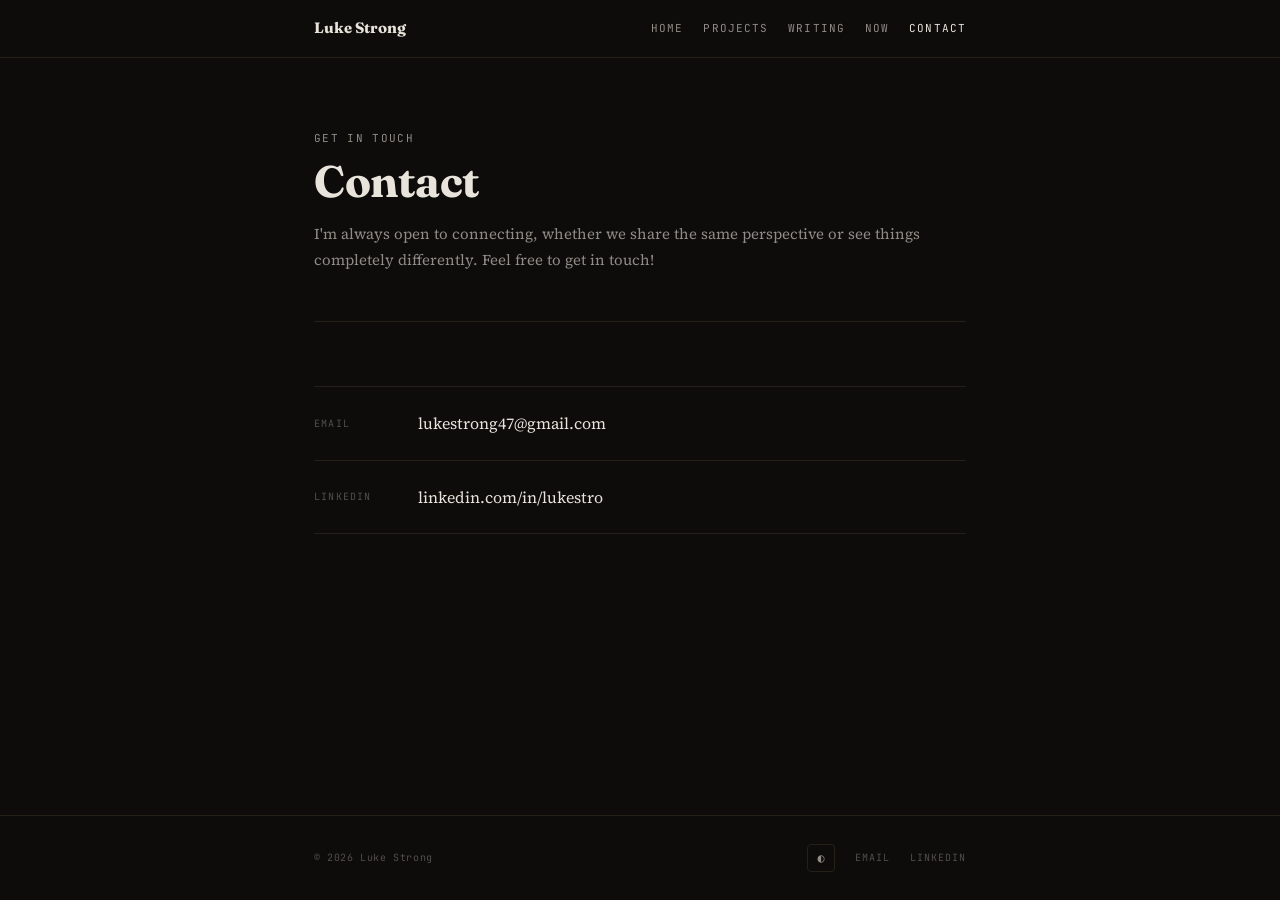
<file: contact.html>
<!DOCTYPE html>
<html lang="en" data-theme="dark">
<head>
  <meta charset="UTF-8" />
  <meta name="viewport" content="width=device-width, initial-scale=1.0" />
  <title>Contact — Luke Strong</title>
  <meta name="description" content="Get in touch with Luke Strong — policy researcher and advocacy strategist in the psychedelic and cannabis space." />

  <link rel="preconnect" href="https://fonts.googleapis.com" />
  <link rel="preconnect" href="https://fonts.gstatic.com" crossorigin />
  <link href="https://fonts.googleapis.com/css2?family=Fraunces:opsz,wght@9..144,400;9..144,700&family=Source+Serif+4:ital,wght@0,400;0,600;1,400&family=JetBrains+Mono:wght@400;500;700&display=swap" rel="stylesheet" />

  <link rel="stylesheet" href="style.css" />
  <link rel="icon" type="image/svg+xml" href="assets/favicon.svg" />
</head>
<body>

  <nav>
    <div class="nav-inner">
      <a href="index.html" class="nav-name">Luke Strong</a>
      <div class="nav-links">
        <a href="index.html">Home</a>
        <a href="projects.html">Projects</a>
        <a href="writing.html">Writing</a>
        <a href="now.html">Now</a>
        <a href="contact.html" class="active">Contact</a>
      </div>
      <button class="nav-hamburger" id="navHamburger" aria-label="Open menu" aria-expanded="false">
        <span class="hamburger-line"></span>
        <span class="hamburger-line"></span>
        <span class="hamburger-line"></span>
      </button>
    </div>
  </nav>

  <main>
    <div class="container">

      <header class="page-header">
        <span class="mono-label">Get in touch</span>
        <h1>Contact</h1>
        <p class="page-intro">
          I'm always open to connecting, whether we share the same perspective or see
          things completely differently. Feel free to get in touch!
        </p>
      </header>

      <div class="contact-body">
        <div class="contact-links">
          <a href="mailto:lukestrong47@gmail.com" class="contact-link">
            <span class="contact-link-label">Email</span>
            <span class="contact-link-value">lukestrong47@gmail.com</span>
          </a>
          <a href="https://linkedin.com/in/lukestro" target="_blank" rel="noopener" class="contact-link">
            <span class="contact-link-label">LinkedIn</span>
            <span class="contact-link-value">linkedin.com/in/lukestro</span>
          </a>
        </div>
      </div>

    </div>
  </main>

  <footer>
    <div class="footer-inner">
      <span class="footer-copy">© 2026 Luke Strong</span>
      <div class="footer-right">
        <button class="theme-toggle" id="themeToggle" aria-label="Toggle light/dark mode">◐</button>
        <div class="footer-links">
          <a href="mailto:lukestrong47@gmail.com">Email</a>
          <a href="https://linkedin.com/in/lukestro" target="_blank" rel="noopener">LinkedIn</a>
        </div>
      </div>
    </div>
  </footer>

  <script>
    const html = document.documentElement;
    const stored = localStorage.getItem('theme') || 'dark';
    html.setAttribute('data-theme', stored);

    const themeToggle = document.getElementById('themeToggle');
    themeToggle.textContent = stored === 'dark' ? '◐' : '◑';
    themeToggle.addEventListener('click', () => {
      const next = html.getAttribute('data-theme') === 'dark' ? 'light' : 'dark';
      html.setAttribute('data-theme', next);
      localStorage.setItem('theme', next);
      themeToggle.textContent = next === 'dark' ? '◐' : '◑';
    });

    const hamburger = document.getElementById('navHamburger');
    const navLinks = document.querySelector('.nav-links');
    hamburger.addEventListener('click', () => {
      const isOpen = navLinks.classList.toggle('is-open');
      hamburger.setAttribute('aria-expanded', String(isOpen));
      hamburger.classList.toggle('is-active', isOpen);
    });
    navLinks.querySelectorAll('a').forEach(a => {
      a.addEventListener('click', () => {
        navLinks.classList.remove('is-open');
        hamburger.setAttribute('aria-expanded', 'false');
        hamburger.classList.remove('is-active');
      });
    });
  </script>

</body>
</html>
</file>
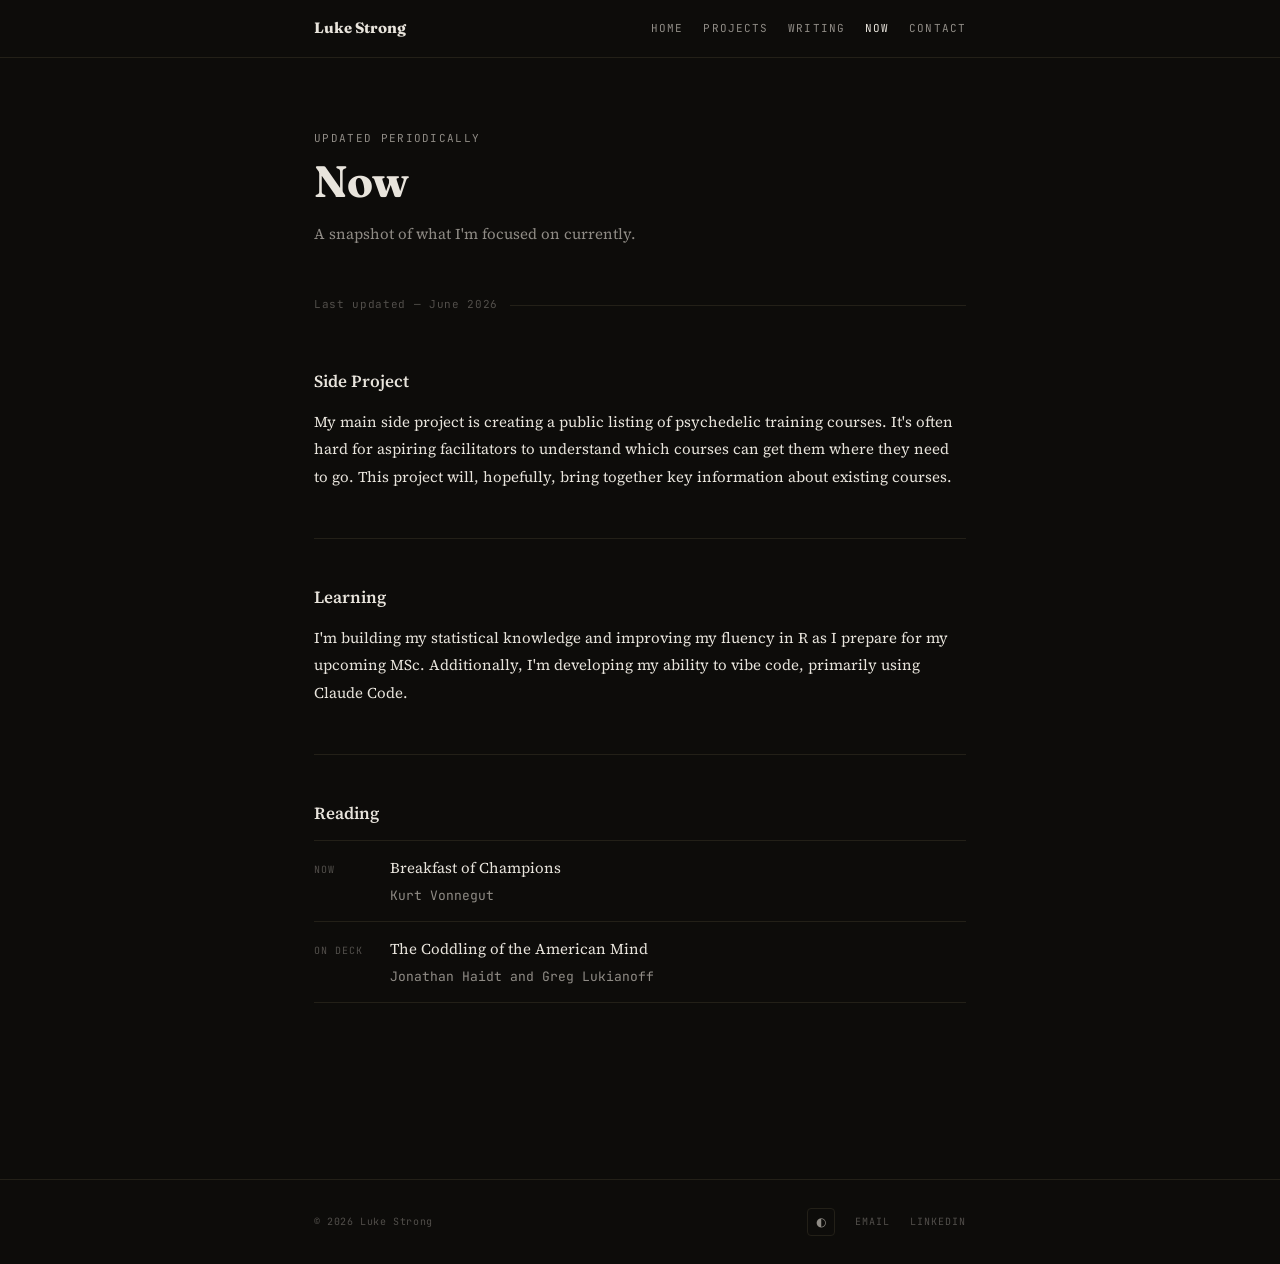
<file: now.html>
<!DOCTYPE html>
<html lang="en" data-theme="dark">
<head>
  <meta charset="UTF-8" />
  <meta name="viewport" content="width=device-width, initial-scale=1.0" />
  <title>Now — Luke Strong</title>
  <meta name="description" content="What Luke Strong is working on right now — side projects, learning, and reading." />

  <link rel="preconnect" href="https://fonts.googleapis.com" />
  <link rel="preconnect" href="https://fonts.gstatic.com" crossorigin />
  <link href="https://fonts.googleapis.com/css2?family=Fraunces:opsz,wght@9..144,400;9..144,700&family=Source+Serif+4:ital,wght@0,400;0,600;1,400&family=JetBrains+Mono:wght@400;500;700&display=swap" rel="stylesheet" />

  <link rel="stylesheet" href="style.css" />
  <link rel="icon" type="image/svg+xml" href="assets/favicon.svg" />
</head>
<body>

  <nav>
    <div class="nav-inner">
      <a href="index.html" class="nav-name">Luke Strong</a>
      <div class="nav-links">
        <a href="index.html">Home</a>
        <a href="projects.html">Projects</a>
        <a href="writing.html">Writing</a>
        <a href="now.html" class="active">Now</a>
        <a href="contact.html">Contact</a>
      </div>
      <button class="nav-hamburger" id="navHamburger" aria-label="Open menu" aria-expanded="false">
        <span class="hamburger-line"></span>
        <span class="hamburger-line"></span>
        <span class="hamburger-line"></span>
      </button>
    </div>
  </nav>

  <main>
    <div class="container">

      <header class="page-header page-header--borderless">
        <span class="mono-label">Updated periodically</span>
        <h1>Now</h1>
        <p class="page-intro">
          A snapshot of what I'm focused on currently.
        </p>
      </header>

      <div class="now-body">

        <p class="now-meta">Last updated — June 2026</p>

        <section class="now-section">
          <h2>Side Project</h2>
          <p>
            My main side project is creating a public listing of psychedelic training
            courses. It's often hard for aspiring facilitators to understand which courses
            can get them where they need to go. This project will, hopefully, bring together
            key information about existing courses.
          </p>
        </section>

        <section class="now-section">
          <h2>Learning</h2>
          <p>
            I'm building my statistical knowledge and improving my fluency in R as I
            prepare for my upcoming MSc. Additionally, I'm developing my ability to vibe
            code, primarily using Claude Code.
          </p>
        </section>

        <section class="now-section">
          <h2>Reading</h2>

          <div class="now-book">
            <div class="now-book-label">Now</div>
            <div>
              <div class="now-book-title">Breakfast of Champions</div>
              <div class="now-book-author">Kurt Vonnegut</div>
            </div>
          </div>

          <div class="now-book">
            <div class="now-book-label">On deck</div>
            <div>
              <div class="now-book-title">The Coddling of the American Mind</div>
              <div class="now-book-author">Jonathan Haidt and Greg Lukianoff</div>
            </div>
          </div>
        </section>

      </div>
    </div>
  </main>

  <footer>
    <div class="footer-inner">
      <span class="footer-copy">© 2026 Luke Strong</span>
      <div class="footer-right">
        <button class="theme-toggle" id="themeToggle" aria-label="Toggle light/dark mode">◐</button>
        <div class="footer-links">
          <a href="mailto:lukestrong47@gmail.com">Email</a>
          <a href="https://linkedin.com/in/lukestro" target="_blank" rel="noopener">LinkedIn</a>
        </div>
      </div>
    </div>
  </footer>

  <script>
    const html = document.documentElement;
    const stored = localStorage.getItem('theme') || 'dark';
    html.setAttribute('data-theme', stored);

    const themeToggle = document.getElementById('themeToggle');
    themeToggle.textContent = stored === 'dark' ? '◐' : '◑';
    themeToggle.addEventListener('click', () => {
      const next = html.getAttribute('data-theme') === 'dark' ? 'light' : 'dark';
      html.setAttribute('data-theme', next);
      localStorage.setItem('theme', next);
      themeToggle.textContent = next === 'dark' ? '◐' : '◑';
    });

    const hamburger = document.getElementById('navHamburger');
    const navLinks = document.querySelector('.nav-links');
    hamburger.addEventListener('click', () => {
      const isOpen = navLinks.classList.toggle('is-open');
      hamburger.setAttribute('aria-expanded', String(isOpen));
      hamburger.classList.toggle('is-active', isOpen);
    });
    navLinks.querySelectorAll('a').forEach(a => {
      a.addEventListener('click', () => {
        navLinks.classList.remove('is-open');
        hamburger.setAttribute('aria-expanded', 'false');
        hamburger.classList.remove('is-active');
      });
    });
  </script>

</body>
</html>
</file>
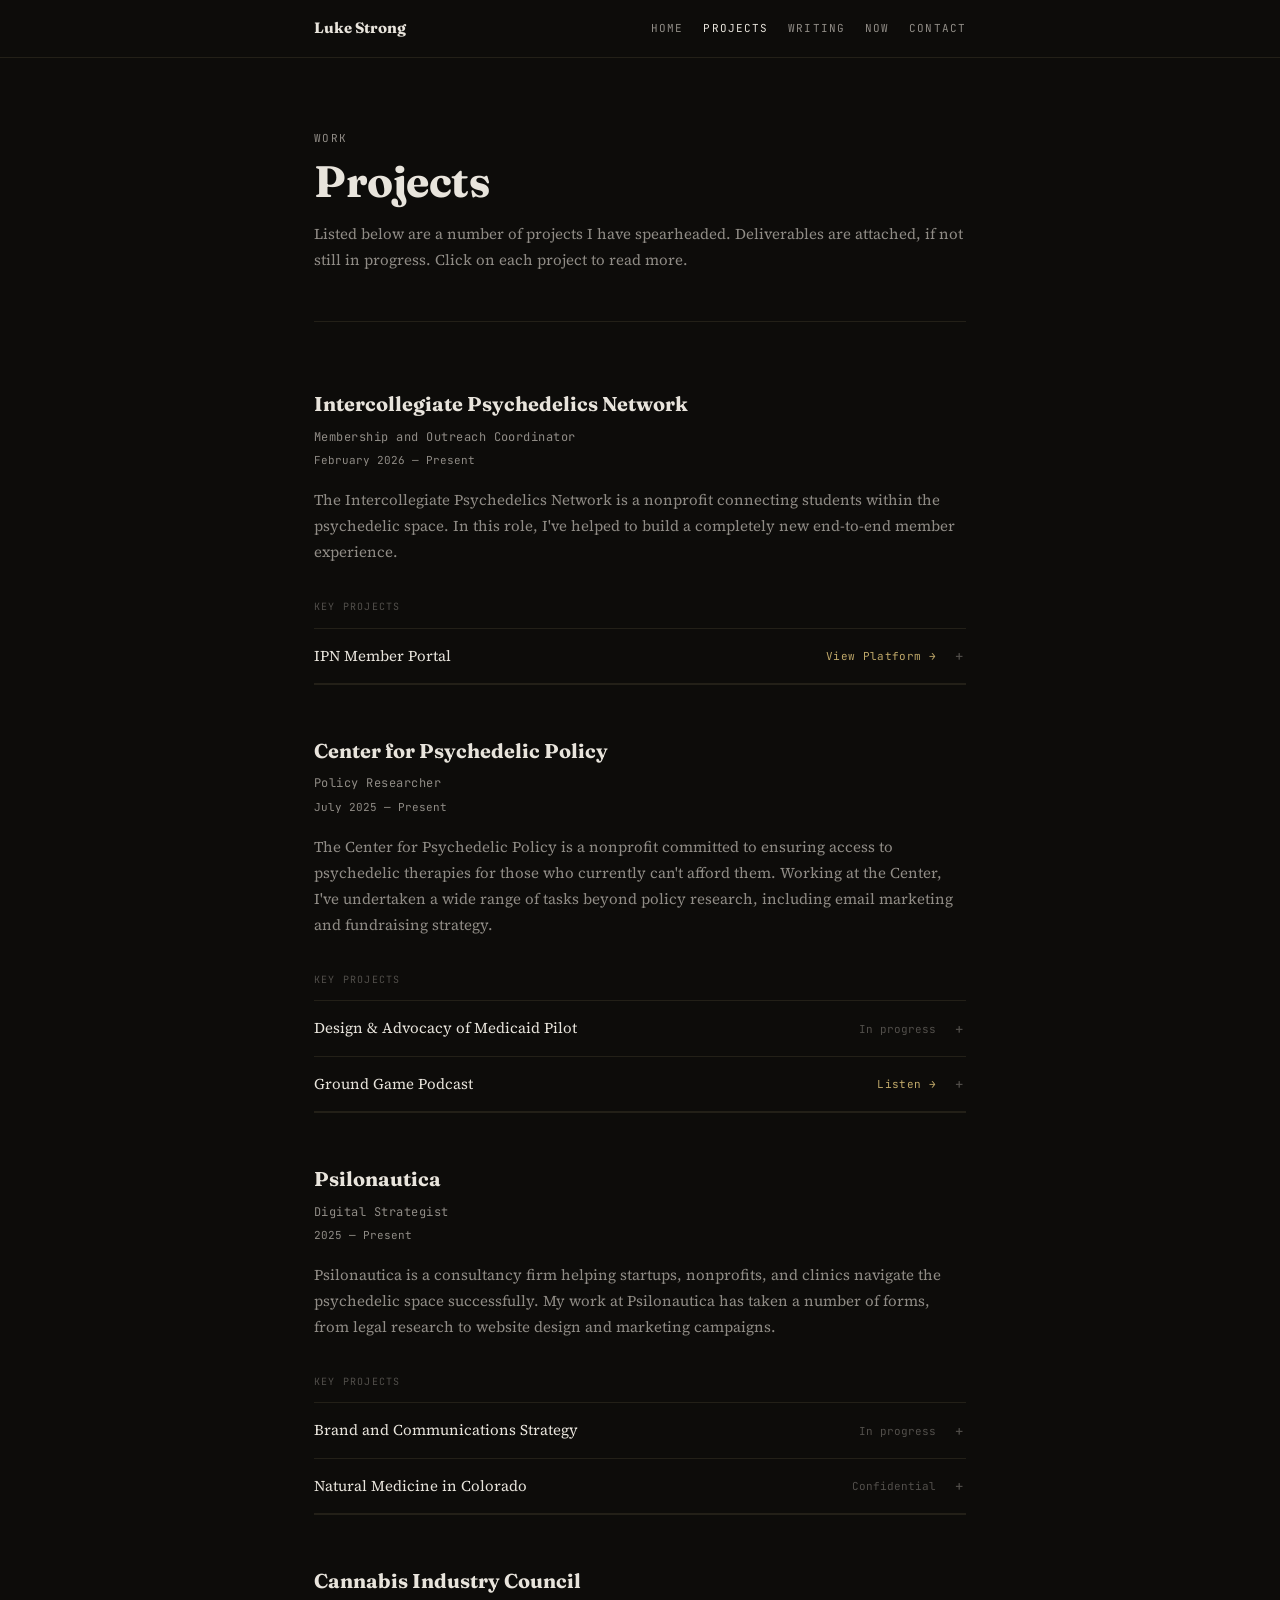
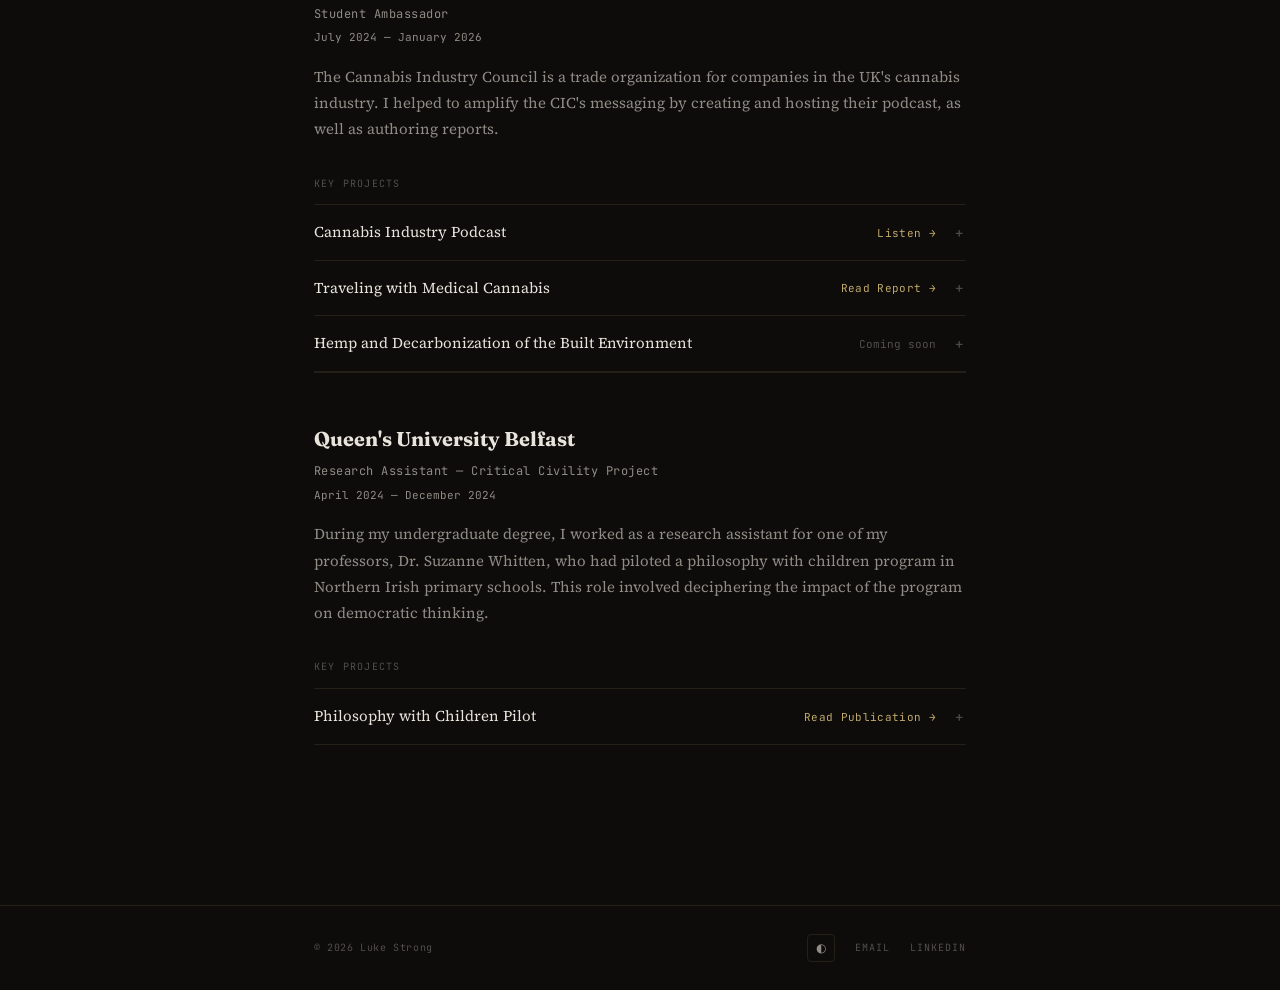
<file: projects.html>
<!DOCTYPE html>
<html lang="en" data-theme="dark">
<head>
  <meta charset="UTF-8" />
  <meta name="viewport" content="width=device-width, initial-scale=1.0" />
  <title>Projects — Luke Strong</title>
  <meta name="description" content="Projects by Luke Strong spanning psychedelic policy research, cannabis industry communications, and academic research." />

  <link rel="preconnect" href="https://fonts.googleapis.com" />
  <link rel="preconnect" href="https://fonts.gstatic.com" crossorigin />
  <link href="https://fonts.googleapis.com/css2?family=Fraunces:opsz,wght@9..144,400;9..144,700&family=Source+Serif+4:ital,wght@0,400;0,600;1,400&family=JetBrains+Mono:wght@400;500;700&display=swap" rel="stylesheet" />

  <link rel="stylesheet" href="style.css" />
  <link rel="icon" type="image/svg+xml" href="assets/favicon.svg" />
</head>
<body>

  <nav>
    <div class="nav-inner">
      <a href="index.html" class="nav-name">Luke Strong</a>
      <div class="nav-links">
        <a href="index.html">Home</a>
        <a href="projects.html" class="active">Projects</a>
        <a href="writing.html">Writing</a>
        <a href="now.html">Now</a>
        <a href="contact.html">Contact</a>
      </div>
      <button class="nav-hamburger" id="navHamburger" aria-label="Open menu" aria-expanded="false">
        <span class="hamburger-line"></span>
        <span class="hamburger-line"></span>
        <span class="hamburger-line"></span>
      </button>
    </div>
  </nav>

  <main>
    <div class="container">

      <header class="page-header">
        <span class="mono-label">Work</span>
        <h1>Projects</h1>
        <p class="page-intro">
          Listed below are a number of projects I have spearheaded. Deliverables
          are attached, if not still in progress. Click on each project to read more.
        </p>
      </header>

      <div class="projects-list">

        <!-- ══════════════════════════════
             INTERCOLLEGIATE PSYCHEDELICS NETWORK
        ═══════════════════════════════ -->
        <div class="role-card">
          <div class="work-org">Intercollegiate Psychedelics Network</div>
          <div class="work-role">Membership and Outreach Coordinator</div>
          <div class="work-date">February 2026 — Present</div>
          <p class="role-description">
            The Intercollegiate Psychedelics Network is a nonprofit connecting students
            within the psychedelic space. In this role, I've helped to build a completely new end-to-end member experience.
          </p>

          <span class="role-projects-label">Key Projects</span>

          <div class="accordion-item">
            <button class="accordion-trigger" aria-expanded="false">
              <span class="project-row-name">IPN Member Portal</span>
              <div class="accordion-trigger-right">
                <a href="https://members.intercollegiatepsychedelics.net"
                   target="_blank" rel="noopener"
                   class="project-row-output-link"
                   onclick="event.stopPropagation()">
                  View Platform →
                </a>
                <span class="accordion-icon" aria-hidden="true">+</span>
              </div>
            </button>
            <div class="accordion-panel" hidden>
              <div class="accordion-body">
                <div class="prose-block">
                  <span class="prose-label">Why</span>
                  <p>
                    IPN has strong leadership behind it, and students show genuine excitement about its
                    potential. However, it lacks infrastructure that encourages member engagement, leading to an absence of community.
                  </p>
                </div>
                <div class="prose-block">
                  <span class="prose-label">How</span>
                  <p>
                    I'm working with the leadership team to build a unified member portal,
                    which will pull all disparate engagement streams into one platform. The final product is currently being vibe-coded with Claude Code.
                  </p>
                </div>
                <div class="prose-block">
                  <span class="prose-label">What I Learned</span>
                  <ol class="learned-list">
                    <li>I'm continually building my vibe-coding proficiency and efficiency with each commit.</li>
                    <li>As my first collaborative code project, I've learnt the value of formalized review processes, like PR reviews.</li>
                  </ol>
                </div>
              </div>
            </div>
          </div>
        </div>

        <!-- ══════════════════════════════
             CENTER FOR PSYCHEDELIC POLICY
        ═══════════════════════════════ -->
        <div class="role-card">
          <div class="work-org">Center for Psychedelic Policy</div>
          <div class="work-role">Policy Researcher</div>
          <div class="work-date">July 2025 — Present</div>
          <p class="role-description">
            The Center for Psychedelic Policy is a nonprofit committed
            to ensuring access to psychedelic therapies for those who currently can't afford them. Working at the
            Center, I've undertaken a wide range of tasks beyond policy research, including
            email marketing and fundraising strategy.
          </p>

          <span class="role-projects-label">Key Projects</span>

          <div class="accordion-item">
            <button class="accordion-trigger" aria-expanded="false">
              <span class="project-row-name">Design &amp; Advocacy of Medicaid Pilot</span>
              <div class="accordion-trigger-right">
                <span class="coming-soon">In progress</span>
                <span class="accordion-icon" aria-hidden="true">+</span>
              </div>
            </button>
            <div class="accordion-panel" hidden>
              <div class="accordion-body">
                <div class="prose-block">
                  <span class="prose-label">Why</span>
                  <p>
                    Psilocybin therapy has been available in Oregon since 2023, but access
                    is limited to those who can pay out of pocket. Oregon service centers are
                    suffering, and Oregonians continue to suffer from treatment-resistant mental health
                    conditions. Now is our chance to reframe the discussion around Oregon Psilocybin Services.
                  </p>
                </div>
                <div class="prose-block">
                  <span class="prose-label">How</span>
                  <p>
                    I'm currently co-authoring a report about the behavioral health crisis
                    in Oregon and the opportunity for integrating psilocybin
                    into existing treatment structures. Particularly, we're focused on
                    demonstrating the cost-effectiveness of psilocybin over
                    current, leading treatments. This report and its pilot design will serve as a
                    blueprint for legislators.
                  </p>
                </div>
                <div class="prose-block">
                  <span class="prose-label">What I Learned</span>
                  <ol class="learned-list">
                    <li>Don't rebuild policies from the ground up. Instead, find creative ways for current infrastructure to achieve new goals.</li>
                    <li>Convene stakeholders and experts early. Let them gut-check your work and shape its momentum.</li>
                  </ol>
                </div>
              </div>
            </div>
          </div>

          <div class="accordion-item">
            <button class="accordion-trigger" aria-expanded="false">
              <span class="project-row-name">Ground Game Podcast</span>
              <div class="accordion-trigger-right">
                <a href="https://cppolicy.org/podcast"
                   target="_blank" rel="noopener"
                   class="project-row-output-link"
                   onclick="event.stopPropagation()">
                  Listen →
                </a>
                <span class="accordion-icon" aria-hidden="true">+</span>
              </div>
            </button>
            <div class="accordion-panel" hidden>
              <div class="accordion-body">
                <div class="prose-block">
                  <span class="prose-label">Why</span>
                  <p>
                    A number of podcasts cover the psychedelic space, but their focuses are scattered. While all explore the transition of psychedelics into mental health treatments, none have taken the deep dive into what's going on in Oregon. We saw Ground Game as a way to dissect the Oregon program and build our own vision for its future.
                  </p>
                </div>
                <div class="prose-block">
                  <span class="prose-label">How</span>
                  <p>
                    I've worked behind the scenes on each epiosde, creating thumbnails, descriptions, social media posts, and building a content schedule for each episode. Riverside and Canva have been my primary tools for this work.
                  </p>
                </div>
                <div class="prose-block">
                  <span class="prose-label">What I Learned</span>
                  <ol class="learned-list">
                    <li>The need to create promotional content never slows down.</li>
                    <li>Podcasts can be a bridge towards building a coalition, both with guests and the audience.</li>
                  </ol>
                </div>
              </div>
            </div>
          </div>
        </div>

        <!-- ══════════════════════════════
             PSILONAUTICA
        ═══════════════════════════════ -->
        <div class="role-card">
          <div class="work-org">Psilonautica</div>
          <div class="work-role">Digital Strategist</div>
          <div class="work-date">2025 — Present</div>
          <p class="role-description">
            Psilonautica is a consultancy firm helping startups, nonprofits, and clinics navigate the psychedelic space successfully. My work at Psilonautica has taken a number of forms, from legal research to website design and marketing campaigns.
          </p>

          <span class="role-projects-label">Key Projects</span>

          <div class="accordion-item">
            <button class="accordion-trigger" aria-expanded="false">
              <span class="project-row-name">Brand and Communications Strategy</span>
              <div class="accordion-trigger-right">
                <span class="coming-soon">In progress</span>
                <span class="accordion-icon" aria-hidden="true">+</span>
              </div>
            </button>
            <div class="accordion-panel" hidden>
              <div class="accordion-body">
                <div class="prose-block">
                  <span class="prose-label">Why</span>
                  <p>
                    Early-stage organizations in the psychedelic space face a unique
                    communications challenge: building credibility in a field that still
                    carries significant stigma, while speaking authentically to audiences
                    who are often both skeptical and genuinely curious.
                  </p>
                </div>
                <div class="prose-block">
                  <span class="prose-label">How</span>
                  <p>
                    More detail coming soon.
                  </p>
                </div>
                <div class="prose-block">
                  <span class="prose-label">What I Learned</span>
                  <ol class="learned-list">
                    <li>More detail coming soon.</li>
                  </ol>
                </div>
              </div>
            </div>
          </div>
          <div class="accordion-item">
            <button class="accordion-trigger" aria-expanded="false">
              <span class="project-row-name">Natural Medicine in Colorado</span>
              <div class="accordion-trigger-right">
                <span class="coming-soon">Confidential</span>
                <span class="accordion-icon" aria-hidden="true">+</span>
              </div>
            </button>
            <div class="accordion-panel" hidden>
              <div class="accordion-body">
                <div class="prose-block">
                  <span class="prose-label">Why</span>
                  <p>
                    Psilonautica was contacted by a Colorado-approved facilitator training program to provide a 1-hour lecture on the legal side of natural medicne facilitation in Colorado.
                  </p>
                </div>
                <div class="prose-block">
                  <span class="prose-label">How</span>
                  <p>
                    I took the lead on this project, researching the regulations surrounding natural medicine facilitation. The final deliverable on my end was a polished presentation with explanations of the path from training to licensure, clear descriptions of legally-required facilitation procedures, and guidance on new regulatory updates.
                  </p>
                </div>
                <div class="prose-block">
                  <span class="prose-label">What I Learned</span>
                  <ol class="learned-list">
                    <li>LLMs are far from great at legal research. Everything needs to be triple-checked.</li>
                    <li>Humans are only slightly better at legal research. Contradictory interpretations of the law are never-ending.</li>
                  </ol>
                </div>
              </div>
            </div>
          </div>
        </div>

        <!-- ══════════════════════════════
             CANNABIS INDUSTRY COUNCIL
        ═══════════════════════════════ -->
        <div class="role-card">
          <div class="work-org">Cannabis Industry Council</div>
          <div class="work-role">Student Ambassador</div>
          <div class="work-date">July 2024 — January 2026</div>
          <p class="role-description">
            The Cannabis Industry Council is a trade organization for companies in the UK's
            cannabis industry. I helped to amplify the CIC's messaging by creating and
            hosting their podcast, as well as authoring reports.
          </p>

          <span class="role-projects-label">Key Projects</span>

          <div class="accordion-item">
            <button class="accordion-trigger" aria-expanded="false">
              <span class="project-row-name">Cannabis Industry Podcast</span>
              <div class="accordion-trigger-right">
                <a href="https://open.spotify.com/show/1SnCjO40EYHMYXn0PvSbP2"
                   target="_blank" rel="noopener"
                   class="project-row-output-link"
                   onclick="event.stopPropagation()">
                  Listen →
                </a>
                <span class="accordion-icon" aria-hidden="true">+</span>
              </div>
            </button>
            <div class="accordion-panel" hidden>
              <div class="accordion-body">
                <div class="prose-block">
                  <span class="prose-label">Why</span>
                  <p>
                    The UK cannabis industry, spanning medical cannabis, consumer CBD,
                    and industrial hemp, is much more complex than people realize. The
                    CIC's suggestion of building a podcast was the kind of project I
                    wanted to take on, as it helped me deepen my own awareness of the
                    industry in a rewarding way.
                  </p>
                </div>
                <div class="prose-block">
                  <span class="prose-label">How</span>
                  <p>
                    I built the podcast from scratch: reaching out to interviewees,
                    recording on Zoom, editing in Audacity, and distributing through
                    Spotify for Creators. I tried my best to use the podcast as a way
                    to highlight the variety of work happening in the industry.
                  </p>
                </div>
                <div class="prose-block">
                  <span class="prose-label">What I Learned</span>
                  <ol class="learned-list">
                    <li>Interviewing is a skill. It takes time and experience to get more comfortable talking with guests.</li>
                    <li>Everyone has a story to tell. In any situation, try to find it.</li>
                  </ol>
                </div>
              </div>
            </div>
          </div>

          <div class="accordion-item">
            <button class="accordion-trigger" aria-expanded="false">
              <span class="project-row-name">Traveling with Medical Cannabis</span>
              <div class="accordion-trigger-right">
                <a href="https://www.cicouncil.org.uk/app/uploads/2026/04/Travelling-With-Medical-Cannabis.pdf"
                   target="_blank" rel="noopener"
                   class="project-row-output-link"
                   onclick="event.stopPropagation()">
                  Read Report →
                </a>
                <span class="accordion-icon" aria-hidden="true">+</span>
              </div>
            </button>
            <div class="accordion-panel" hidden>
              <div class="accordion-body">
                <div class="prose-block">
                  <span class="prose-label">Why</span>
                  <p>
                    UK medical cannabis patients often don't know their rights when
                    traveling with a prescription. This has led to an abundance of
                    confusion and avoidable conflict with transit staff and police.
                  </p>
                </div>
                <div class="prose-block">
                  <span class="prose-label">How</span>
                  <p>
                    I co-authored a guide to traveling with medical cannabis, which
                    explains existing regulations, both domestically and internationally.
                    This involved researching laws in a number of countries and clearly
                    detailing what patients need to know and do before they travel.
                  </p>
                </div>
                <div class="prose-block">
                  <span class="prose-label">What I Learned</span>
                  <ol class="learned-list">
                    <li>Many countries have ambiguous and confusing public-facing information on entry with medical cannabis, which sets patients up for failure.</li>
                    <li>The end user should shape everything about the deliverable. The guide's format, wording, and emphasis on caution were a direct result of its audience: patients seeking clear, accurate information.</li>
                  </ol>
                </div>
              </div>
            </div>
          </div>

          <div class="accordion-item">
            <button class="accordion-trigger" aria-expanded="false">
              <span class="project-row-name">Hemp and Decarbonization of the Built Environment</span>
              <div class="accordion-trigger-right">
                <span class="coming-soon">Coming soon</span>
                <span class="accordion-icon" aria-hidden="true">+</span>
              </div>
            </button>
            <div class="accordion-panel" hidden>
              <div class="accordion-body">
                <div class="prose-block">
                  <span class="prose-label">Why</span>
                  <p>
                    Hemp is poorly understood, particularly when it comes to its positive
                    environmental impact. This report laid out the policy case for both
                    private sector investment and the easing of red tape to decarbonize
                    the built environment with hemp.
                  </p>
                </div>
                <div class="prose-block">
                  <span class="prose-label">How</span>
                  <p>
                    In writing this report, I synthesized domestic and international
                    regulations, scientific research, and case studies to build the case
                    for hemp's place in the UK government's Net Zero agenda. This report
                    was primarily tailored to Members of Parliament, particularly those
                    with little knowledge about hemp.
                  </p>
                </div>
                <div class="prose-block">
                  <span class="prose-label">What I Learned</span>
                  <ol class="learned-list">
                    <li>Coming into this project knowing almost nothing about hemp, the research I undertook crafted my understanding of the plant's potential.</li>
                    <li>Creative opportunities can fix real policy problems. The framing of hemp as a green alternative can bring about necessary licensing changes.</li>
                  </ol>
                </div>
              </div>
            </div>
          </div>
        </div>

        <!-- ══════════════════════════════
             QUEEN'S UNIVERSITY BELFAST
        ═══════════════════════════════ -->
        <div class="role-card">
          <div class="work-org">Queen's University Belfast</div>
          <div class="work-role">Research Assistant — Critical Civility Project</div>
          <div class="work-date">April 2024 — December 2024</div>
          <p class="role-description">
            During my undergraduate degree, I worked as a research assistant for one of
            my professors, Dr. Suzanne Whitten, who had piloted a philosophy with children
            program in Northern Irish primary schools. This role involved deciphering the
            impact of the program on democratic thinking.
          </p>

          <span class="role-projects-label">Key Projects</span>

          <div class="accordion-item">
            <button class="accordion-trigger" aria-expanded="false">
              <span class="project-row-name">Philosophy with Children Pilot</span>
              <div class="accordion-trigger-right">
                <a href="#"
                   target="_blank" rel="noopener"
                   class="project-row-output-link"
                   onclick="event.stopPropagation()">
                  Read Publication →
                </a>
                <span class="accordion-icon" aria-hidden="true">+</span>
              </div>
            </button>
            <div class="accordion-panel" hidden>
              <div class="accordion-body">
                <div class="prose-block">
                  <span class="prose-label">Why</span>
                  <p>
                    Programs like P4C have shown real efficacy in cultivating positive
                    social skills. This raises the question of whether such skills can
                    increase democratic thinking and civic behavior, a question that holds
                    special importance for post-conflict communities.
                  </p>
                </div>
                <div class="prose-block">
                  <span class="prose-label">How</span>
                  <p>
                    I completed a literature review on existing research, before
                    co-conducting a thematic analysis of 200+ student surveys from the
                    pilot. Our findings were published in the Journal of Philosophy in Schools.
                  </p>
                </div>
                <div class="prose-block">
                  <span class="prose-label">What I Learned</span>
                  <ol class="learned-list">
                    <li>There's something uniquely universal about philosophy, and kids bring creative perspectives to old philosophical problems.</li>
                    <li>Academic research in philosophy can be practical and grounded, holding real-life implications beyond academia.</li>
                  </ol>
                </div>
              </div>
            </div>
          </div>
        </div>

      </div><!-- /projects-list -->
    </div>
  </main>

  <footer>
    <div class="footer-inner">
      <span class="footer-copy">© 2026 Luke Strong</span>
      <div class="footer-right">
        <button class="theme-toggle" id="themeToggle" aria-label="Toggle light/dark mode">◐</button>
        <div class="footer-links">
          <a href="mailto:lukestrong47@gmail.com">Email</a>
          <a href="https://linkedin.com/in/lukestro" target="_blank" rel="noopener">LinkedIn</a>
        </div>
      </div>
    </div>
  </footer>

  <script>
    const html = document.documentElement;
    const stored = localStorage.getItem('theme') || 'dark';
    html.setAttribute('data-theme', stored);

    const themeToggle = document.getElementById('themeToggle');
    themeToggle.textContent = stored === 'dark' ? '◐' : '◑';
    themeToggle.addEventListener('click', () => {
      const next = html.getAttribute('data-theme') === 'dark' ? 'light' : 'dark';
      html.setAttribute('data-theme', next);
      localStorage.setItem('theme', next);
      themeToggle.textContent = next === 'dark' ? '◐' : '◑';
    });

    const hamburger = document.getElementById('navHamburger');
    const navLinks = document.querySelector('.nav-links');
    hamburger.addEventListener('click', () => {
      const isOpen = navLinks.classList.toggle('is-open');
      hamburger.setAttribute('aria-expanded', String(isOpen));
      hamburger.classList.toggle('is-active', isOpen);
    });
    navLinks.querySelectorAll('a').forEach(a => {
      a.addEventListener('click', () => {
        navLinks.classList.remove('is-open');
        hamburger.setAttribute('aria-expanded', 'false');
        hamburger.classList.remove('is-active');
      });
    });

    document.querySelectorAll('.accordion-trigger').forEach(btn => {
      btn.addEventListener('click', () => {
        const expanded = btn.getAttribute('aria-expanded') === 'true';
        btn.setAttribute('aria-expanded', String(!expanded));
        btn.nextElementSibling.hidden = expanded;
      });
    });
  </script>

</body>
</html>
</file>
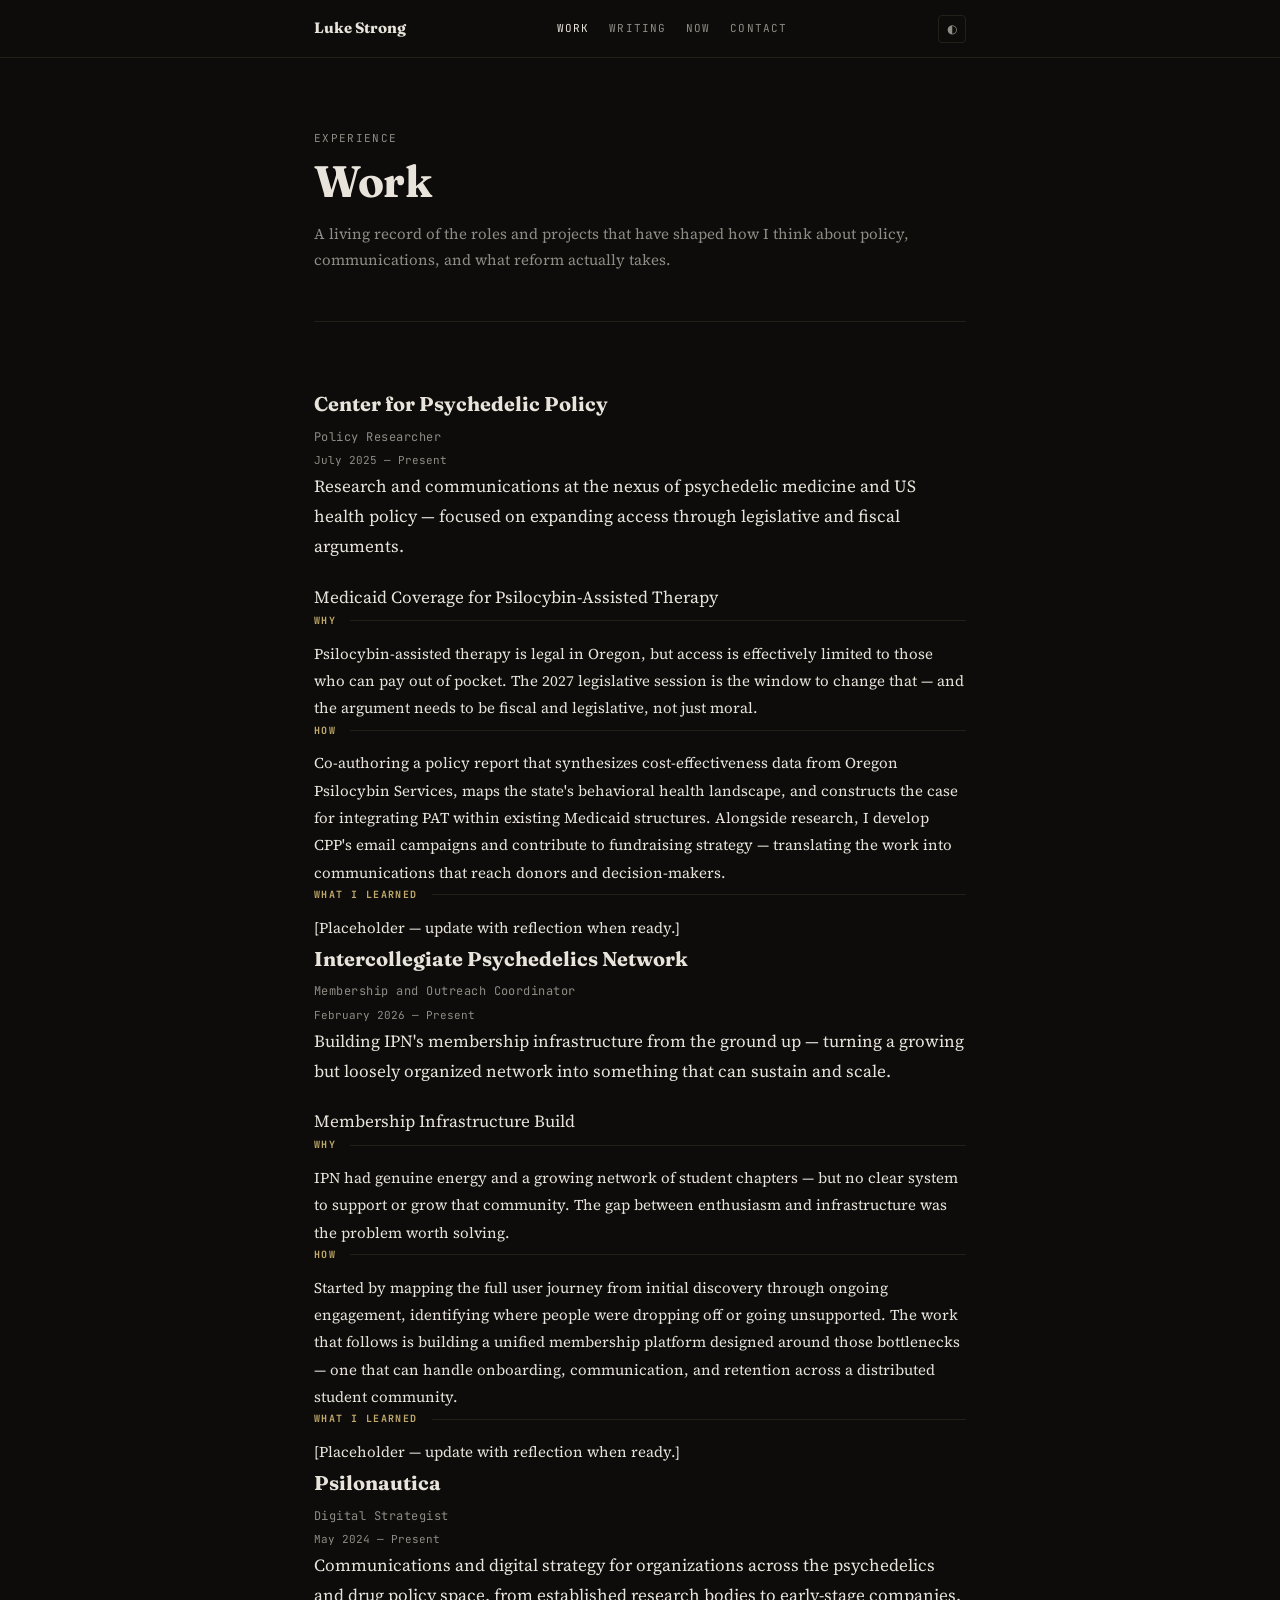
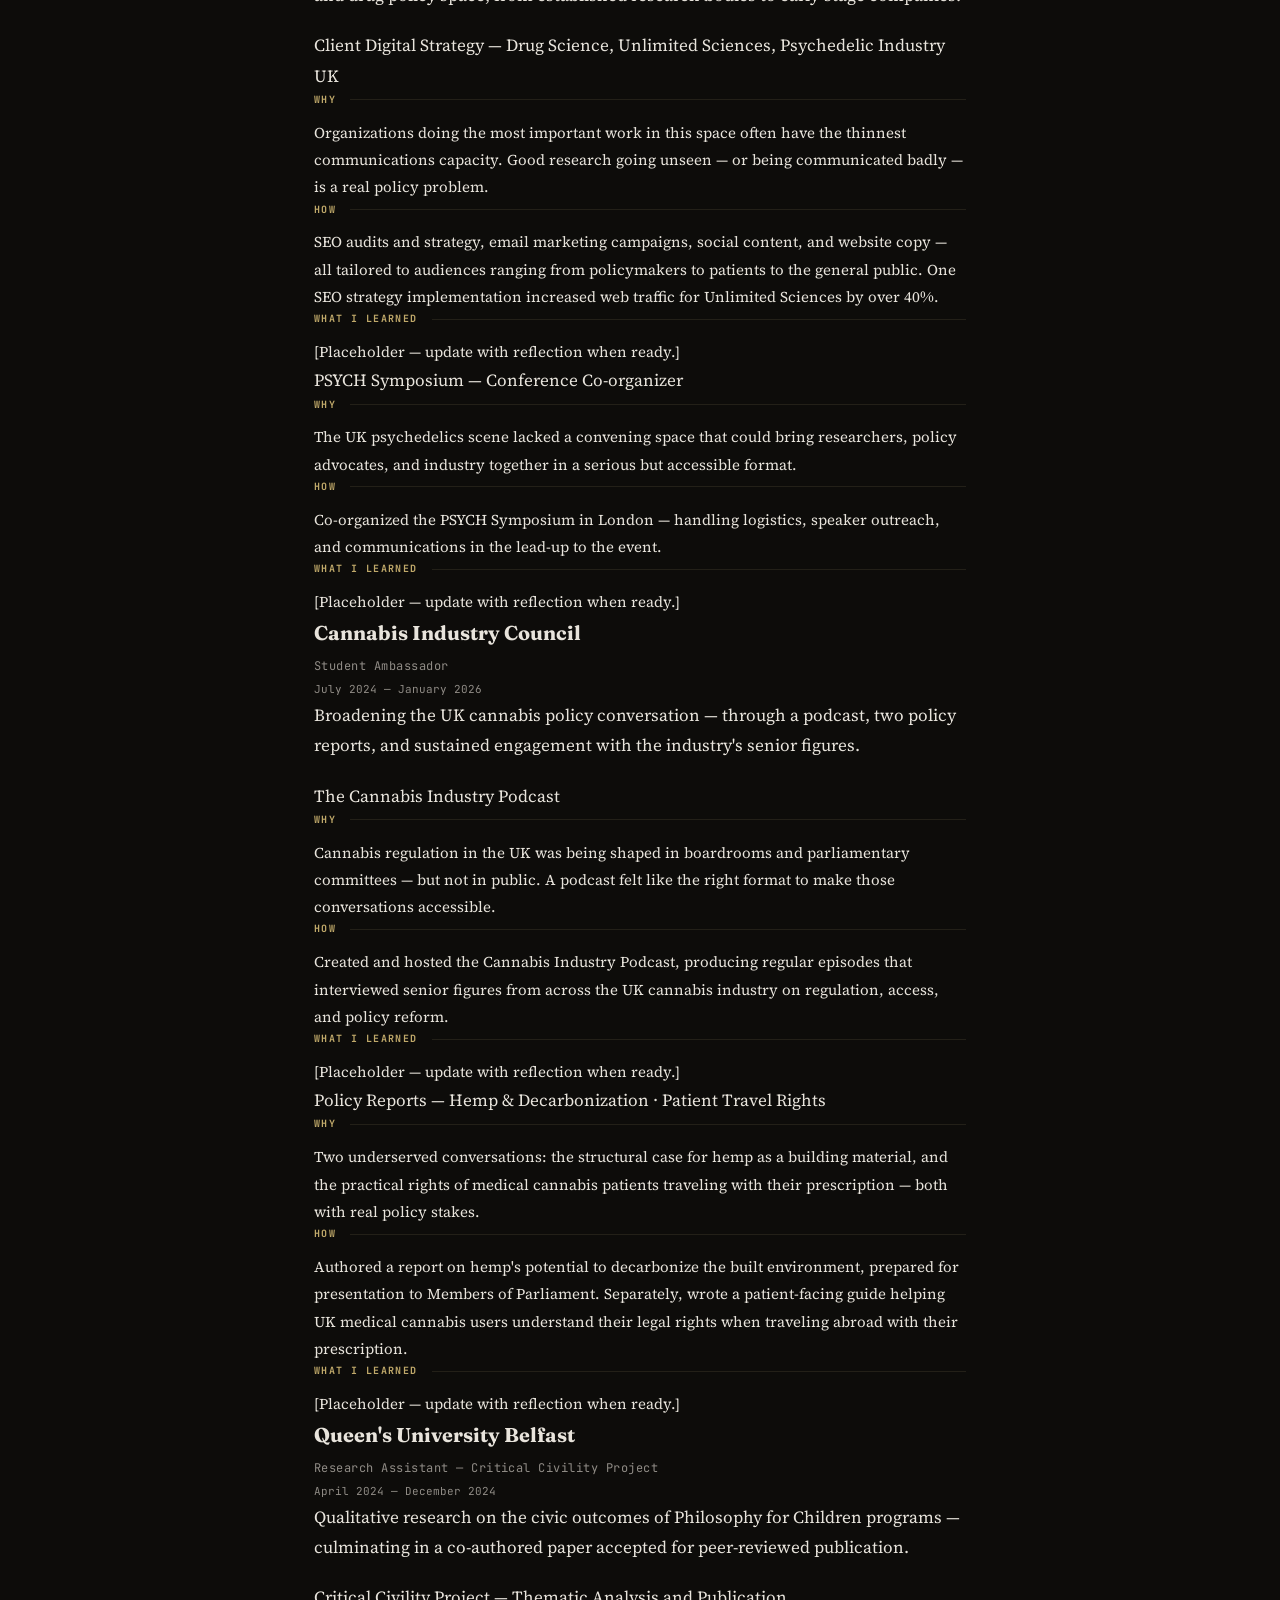
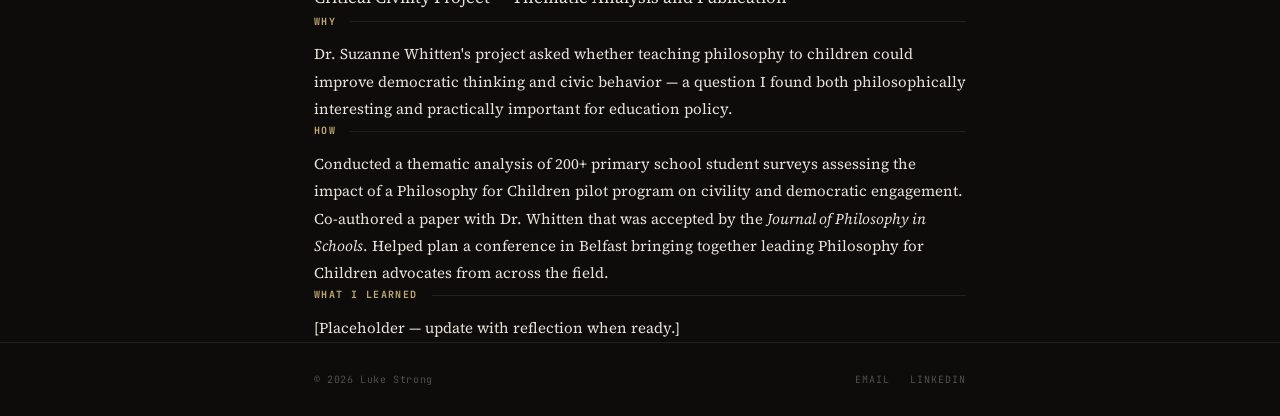
<file: work.html>
<!DOCTYPE html>
<html lang="en" data-theme="dark">
<head>
  <meta charset="UTF-8" />
  <meta name="viewport" content="width=device-width, initial-scale=1.0" />
  <title>Work — Luke Strong</title>
  <meta name="description" content="Policy research and communications work across the psychedelic and cannabis policy space." />

  <link rel="preconnect" href="https://fonts.googleapis.com" />
  <link rel="preconnect" href="https://fonts.gstatic.com" crossorigin />
  <link href="https://fonts.googleapis.com/css2?family=Fraunces:opsz,wght@9..144,400;9..144,700&family=Source+Serif+4:ital,wght@0,400;0,600;1,400&family=JetBrains+Mono:wght@400;500&display=swap" rel="stylesheet" />

  <link rel="stylesheet" href="style.css" />
</head>
<body>

  <!-- NAV -->
  <nav>
    <div class="nav-inner">
      <a href="index.html" class="nav-name">Luke Strong</a>
      <div class="nav-links">
        <a href="work.html" class="active">Work</a>
        <a href="writing.html">Writing</a>
        <a href="now.html">Now</a>
        <a href="contact.html">Contact</a>
      </div>
      <button class="theme-toggle" id="themeToggle" aria-label="Toggle light/dark mode">◐</button>
    </div>
  </nav>

  <main>
    <div class="container">

      <header class="page-header">
        <span class="mono-label">Experience</span>
        <h1>Work</h1>
        <p class="page-intro">
          A living record of the roles and projects that have shaped how I think about
          policy, communications, and what reform actually takes.
        </p>
      </header>

      <div class="work-list">

        <!-- ── CENTER FOR PSYCHEDELIC POLICY ── -->
        <div class="role-block">
          <div class="role-header">
            <div class="work-org">Center for Psychedelic Policy</div>
            <div class="work-role">Policy Researcher</div>
            <div class="work-date">July 2025 — Present</div>
          </div>
          <p class="role-overview">
            Research and communications at the nexus of psychedelic medicine and US health policy —
            focused on expanding access through legislative and fiscal arguments.
          </p>

          <div class="project-list">
            <div class="project-entry">
              <div class="project-name">Medicaid Coverage for Psilocybin-Assisted Therapy</div>

              <div class="prose-block">
                <span class="prose-label">Why</span>
                <p>
                  Psilocybin-assisted therapy is legal in Oregon, but access is effectively
                  limited to those who can pay out of pocket. The 2027 legislative session is
                  the window to change that — and the argument needs to be fiscal and
                  legislative, not just moral.
                </p>
              </div>

              <div class="prose-block">
                <span class="prose-label">How</span>
                <p>
                  Co-authoring a policy report that synthesizes cost-effectiveness data from
                  Oregon Psilocybin Services, maps the state's behavioral health landscape, and
                  constructs the case for integrating PAT within existing Medicaid structures.
                  Alongside research, I develop CPP's email campaigns and contribute to
                  fundraising strategy — translating the work into communications that reach
                  donors and decision-makers.
                </p>
              </div>

              <div class="prose-block">
                <span class="prose-label">What I learned</span>
                <p>[Placeholder — update with reflection when ready.]</p>
              </div>
            </div>
          </div>
        </div>

        <!-- ── INTERCOLLEGIATE PSYCHEDELICS NETWORK ── -->
        <div class="role-block">
          <div class="role-header">
            <div class="work-org">Intercollegiate Psychedelics Network</div>
            <div class="work-role">Membership and Outreach Coordinator</div>
            <div class="work-date">February 2026 — Present</div>
          </div>
          <p class="role-overview">
            Building IPN's membership infrastructure from the ground up — turning a growing
            but loosely organized network into something that can sustain and scale.
          </p>

          <div class="project-list">
            <div class="project-entry">
              <div class="project-name">Membership Infrastructure Build</div>

              <div class="prose-block">
                <span class="prose-label">Why</span>
                <p>
                  IPN had genuine energy and a growing network of student chapters — but
                  no clear system to support or grow that community. The gap between
                  enthusiasm and infrastructure was the problem worth solving.
                </p>
              </div>

              <div class="prose-block">
                <span class="prose-label">How</span>
                <p>
                  Started by mapping the full user journey from initial discovery through
                  ongoing engagement, identifying where people were dropping off or going
                  unsupported. The work that follows is building a unified membership
                  platform designed around those bottlenecks — one that can handle
                  onboarding, communication, and retention across a distributed student community.
                </p>
              </div>

              <div class="prose-block">
                <span class="prose-label">What I learned</span>
                <p>[Placeholder — update with reflection when ready.]</p>
              </div>
            </div>
          </div>
        </div>

        <!-- ── PSILONAUTICA ── -->
        <div class="role-block">
          <div class="role-header">
            <div class="work-org">Psilonautica</div>
            <div class="work-role">Digital Strategist</div>
            <div class="work-date">May 2024 — Present</div>
          </div>
          <p class="role-overview">
            Communications and digital strategy for organizations across the psychedelics
            and drug policy space, from established research bodies to early-stage companies.
          </p>

          <div class="project-list">

            <div class="project-entry">
              <div class="project-name">Client Digital Strategy — Drug Science, Unlimited Sciences, Psychedelic Industry UK</div>

              <div class="prose-block">
                <span class="prose-label">Why</span>
                <p>
                  Organizations doing the most important work in this space often have the
                  thinnest communications capacity. Good research going unseen — or being
                  communicated badly — is a real policy problem.
                </p>
              </div>

              <div class="prose-block">
                <span class="prose-label">How</span>
                <p>
                  SEO audits and strategy, email marketing campaigns, social content, and
                  website copy — all tailored to audiences ranging from policymakers to
                  patients to the general public. One SEO strategy implementation increased
                  web traffic for Unlimited Sciences by over 40%.
                </p>
              </div>

              <div class="prose-block">
                <span class="prose-label">What I learned</span>
                <p>[Placeholder — update with reflection when ready.]</p>
              </div>
            </div>

            <div class="project-entry">
              <div class="project-name">PSYCH Symposium — Conference Co-organizer</div>

              <div class="prose-block">
                <span class="prose-label">Why</span>
                <p>
                  The UK psychedelics scene lacked a convening space that could bring
                  researchers, policy advocates, and industry together in a serious but
                  accessible format.
                </p>
              </div>

              <div class="prose-block">
                <span class="prose-label">How</span>
                <p>
                  Co-organized the PSYCH Symposium in London — handling logistics,
                  speaker outreach, and communications in the lead-up to the event.
                </p>
              </div>

              <div class="prose-block">
                <span class="prose-label">What I learned</span>
                <p>[Placeholder — update with reflection when ready.]</p>
              </div>
            </div>

          </div>
        </div>

        <!-- ── CANNABIS INDUSTRY COUNCIL ── -->
        <div class="role-block">
          <div class="role-header">
            <div class="work-org">Cannabis Industry Council</div>
            <div class="work-role">Student Ambassador</div>
            <div class="work-date">July 2024 — January 2026</div>
          </div>
          <p class="role-overview">
            Broadening the UK cannabis policy conversation — through a podcast, two policy
            reports, and sustained engagement with the industry's senior figures.
          </p>

          <div class="project-list">

            <div class="project-entry">
              <div class="project-name">The Cannabis Industry Podcast</div>

              <div class="prose-block">
                <span class="prose-label">Why</span>
                <p>
                  Cannabis regulation in the UK was being shaped in boardrooms and
                  parliamentary committees — but not in public. A podcast felt like the
                  right format to make those conversations accessible.
                </p>
              </div>

              <div class="prose-block">
                <span class="prose-label">How</span>
                <p>
                  Created and hosted the Cannabis Industry Podcast, producing regular
                  episodes that interviewed senior figures from across the UK cannabis
                  industry on regulation, access, and policy reform.
                </p>
              </div>

              <div class="prose-block">
                <span class="prose-label">What I learned</span>
                <p>[Placeholder — update with reflection when ready.]</p>
              </div>
            </div>

            <div class="project-entry">
              <div class="project-name">Policy Reports — Hemp & Decarbonization · Patient Travel Rights</div>

              <div class="prose-block">
                <span class="prose-label">Why</span>
                <p>
                  Two underserved conversations: the structural case for hemp as a
                  building material, and the practical rights of medical cannabis patients
                  traveling with their prescription — both with real policy stakes.
                </p>
              </div>

              <div class="prose-block">
                <span class="prose-label">How</span>
                <p>
                  Authored a report on hemp's potential to decarbonize the built environment,
                  prepared for presentation to Members of Parliament. Separately, wrote a
                  patient-facing guide helping UK medical cannabis users understand their
                  legal rights when traveling abroad with their prescription.
                </p>
              </div>

              <div class="prose-block">
                <span class="prose-label">What I learned</span>
                <p>[Placeholder — update with reflection when ready.]</p>
              </div>
            </div>

          </div>
        </div>

        <!-- ── QUEEN'S UNIVERSITY BELFAST ── -->
        <div class="role-block">
          <div class="role-header">
            <div class="work-org">Queen's University Belfast</div>
            <div class="work-role">Research Assistant — Critical Civility Project</div>
            <div class="work-date">April 2024 — December 2024</div>
          </div>
          <p class="role-overview">
            Qualitative research on the civic outcomes of Philosophy for Children programs —
            culminating in a co-authored paper accepted for peer-reviewed publication.
          </p>

          <div class="project-list">
            <div class="project-entry">
              <div class="project-name">Critical Civility Project — Thematic Analysis and Publication</div>

              <div class="prose-block">
                <span class="prose-label">Why</span>
                <p>
                  Dr. Suzanne Whitten's project asked whether teaching philosophy to
                  children could improve democratic thinking and civic behavior — a
                  question I found both philosophically interesting and practically
                  important for education policy.
                </p>
              </div>

              <div class="prose-block">
                <span class="prose-label">How</span>
                <p>
                  Conducted a thematic analysis of 200+ primary school student surveys
                  assessing the impact of a Philosophy for Children pilot program on
                  civility and democratic engagement. Co-authored a paper with Dr.
                  Whitten that was accepted by the <em>Journal of Philosophy in Schools</em>.
                  Helped plan a conference in Belfast bringing together leading Philosophy
                  for Children advocates from across the field.
                </p>
              </div>

              <div class="prose-block">
                <span class="prose-label">What I learned</span>
                <p>[Placeholder — update with reflection when ready.]</p>
              </div>
            </div>
          </div>
        </div>

      </div><!-- /work-list -->
    </div>
  </main>

  <footer>
    <div class="footer-inner">
      <span class="footer-copy">© 2026 Luke Strong</span>
      <div class="footer-links">
        <a href="mailto:lukestrong47@gmail.com">Email</a>
        <a href="https://linkedin.com/in/lukestro" target="_blank" rel="noopener">LinkedIn</a>
      </div>
    </div>
  </footer>

  <script>
    const toggle = document.getElementById('themeToggle');
    const html = document.documentElement;
    const stored = localStorage.getItem('theme') || 'dark';
    html.setAttribute('data-theme', stored);
    toggle.textContent = stored === 'dark' ? '◐' : '◑';
    toggle.addEventListener('click', () => {
      const next = html.getAttribute('data-theme') === 'dark' ? 'light' : 'dark';
      html.setAttribute('data-theme', next);
      localStorage.setItem('theme', next);
      toggle.textContent = next === 'dark' ? '◐' : '◑';
    });
  </script>

</body>
</html>
</file>
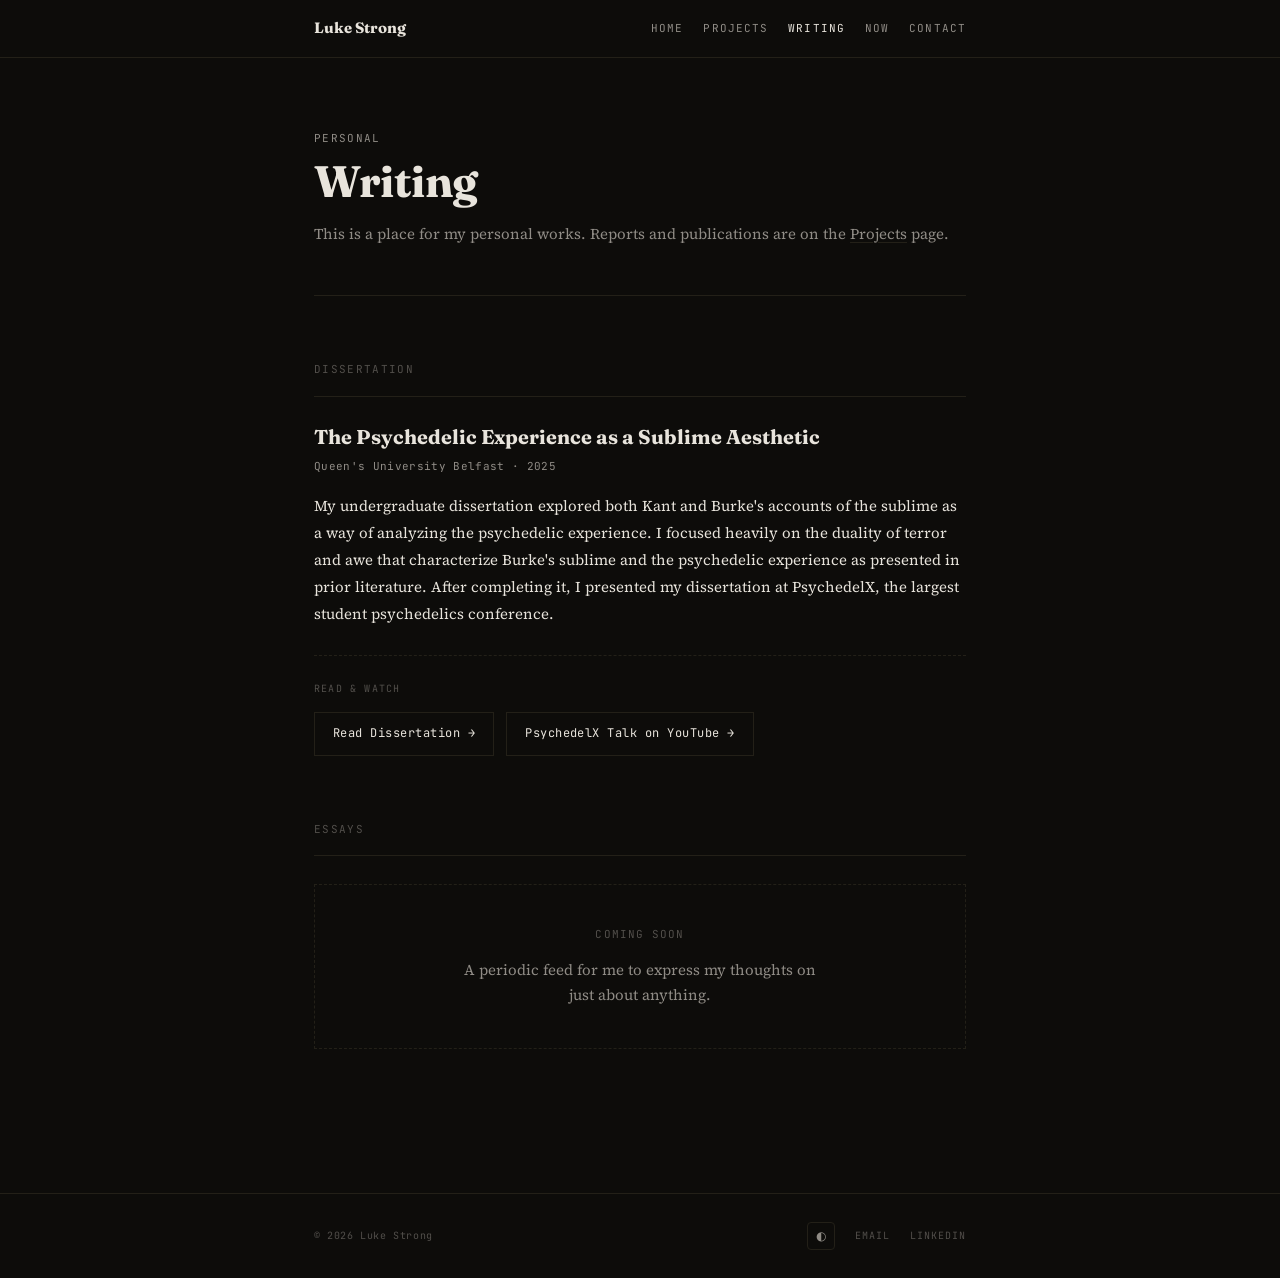
<file: writing.html>
<!DOCTYPE html>
<html lang="en" data-theme="dark">
<head>
  <meta charset="UTF-8" />
  <meta name="viewport" content="width=device-width, initial-scale=1.0" />
  <title>Writing — Luke Strong</title>
  <meta name="description" content="Personal writing by Luke Strong — dissertation on the psychedelic experience as a sublime aesthetic, and essays on psychedelic policy and philosophy." />

  <link rel="preconnect" href="https://fonts.googleapis.com" />
  <link rel="preconnect" href="https://fonts.gstatic.com" crossorigin />
  <link href="https://fonts.googleapis.com/css2?family=Fraunces:opsz,wght@9..144,400;9..144,700&family=Source+Serif+4:ital,wght@0,400;0,600;1,400&family=JetBrains+Mono:wght@400;500;700&display=swap" rel="stylesheet" />

  <link rel="stylesheet" href="style.css" />
  <link rel="icon" type="image/svg+xml" href="assets/favicon.svg" />
</head>
<body>

  <nav>
    <div class="nav-inner">
      <a href="index.html" class="nav-name">Luke Strong</a>
      <div class="nav-links">
        <a href="index.html">Home</a>
        <a href="projects.html">Projects</a>
        <a href="writing.html" class="active">Writing</a>
        <a href="now.html">Now</a>
        <a href="contact.html">Contact</a>
      </div>
      <button class="nav-hamburger" id="navHamburger" aria-label="Open menu" aria-expanded="false">
        <span class="hamburger-line"></span>
        <span class="hamburger-line"></span>
        <span class="hamburger-line"></span>
      </button>
    </div>
  </nav>

  <main>
    <div class="container">

      <header class="page-header">
        <span class="mono-label">Personal</span>
        <h1>Writing</h1>
        <p class="page-intro">
          This is a place for my personal works. Reports and publications are on
          the <a href="projects.html">Projects</a> page.
        </p>
      </header>

      <div class="writing-body">

        <!-- DISSERTATION + TALK -->
        <section class="writing-section">
          <div class="writing-section-title">Dissertation</div>

          <h2 class="dissertation-title">The Psychedelic Experience as a Sublime Aesthetic</h2>
          <p class="dissertation-meta">Queen's University Belfast · 2025</p>
          <p class="dissertation-desc">
            My undergraduate dissertation explored both Kant and Burke's accounts of the
            sublime as a way of analyzing the psychedelic experience. I focused heavily on
            the duality of terror and awe that characterize Burke's sublime and the
            psychedelic experience as presented in prior literature. After completing it,
            I presented my dissertation at PsychedelX, the largest student psychedelics conference.
          </p>

          <div class="talk-output">
            <span class="talk-output-label">Read &amp; Watch</span>
            <div style="display: flex; flex-wrap: wrap; gap: 0.75rem; align-items: center;">
              <a href="assets/dissertation.pdf" class="output-link">Read Dissertation →</a>
              <a href="https://www.youtube.com/watch?v=IZuRVESFqMg" target="_blank" rel="noopener" class="output-link">
                PsychedelX Talk on YouTube →
              </a>
            </div>
          </div>
        </section>

        <!-- ESSAYS -->
        <section class="writing-section">
          <div class="writing-section-title">Essays</div>
          <div class="substack-block">
            <span class="substack-block-label">Coming soon</span>
            <p class="substack-block-text">
              A periodic feed for me to express my thoughts on just about anything.
            </p>
          </div>
        </section>

      </div>
    </div>
  </main>

  <footer>
    <div class="footer-inner">
      <span class="footer-copy">© 2026 Luke Strong</span>
      <div class="footer-right">
        <button class="theme-toggle" id="themeToggle" aria-label="Toggle light/dark mode">◐</button>
        <div class="footer-links">
          <a href="mailto:lukestrong47@gmail.com">Email</a>
          <a href="https://linkedin.com/in/lukestro" target="_blank" rel="noopener">LinkedIn</a>
        </div>
      </div>
    </div>
  </footer>

  <script>
    const html = document.documentElement;
    const stored = localStorage.getItem('theme') || 'dark';
    html.setAttribute('data-theme', stored);

    const themeToggle = document.getElementById('themeToggle');
    themeToggle.textContent = stored === 'dark' ? '◐' : '◑';
    themeToggle.addEventListener('click', () => {
      const next = html.getAttribute('data-theme') === 'dark' ? 'light' : 'dark';
      html.setAttribute('data-theme', next);
      localStorage.setItem('theme', next);
      themeToggle.textContent = next === 'dark' ? '◐' : '◑';
    });

    const hamburger = document.getElementById('navHamburger');
    const navLinks = document.querySelector('.nav-links');
    hamburger.addEventListener('click', () => {
      const isOpen = navLinks.classList.toggle('is-open');
      hamburger.setAttribute('aria-expanded', String(isOpen));
      hamburger.classList.toggle('is-active', isOpen);
    });
    navLinks.querySelectorAll('a').forEach(a => {
      a.addEventListener('click', () => {
        navLinks.classList.remove('is-open');
        hamburger.setAttribute('aria-expanded', 'false');
        hamburger.classList.remove('is-active');
      });
    });
  </script>

</body>
</html>
</file>
<file: style.css>
/* =========================================
   Luke Strong — Portfolio
   ========================================= */

/* ---- RESET ---- */
*, *::before, *::after {
  box-sizing: border-box;
  margin: 0;
  padding: 0;
}

/* ---- THEME VARIABLES ---- */
:root {
  --bg:           #0d0c0a;
  --bg-card:      #131210;
  --text:         #e8e4dc;
  --text-muted:   #908c86;
  --text-subtle:  #524f4b;
  --accent:       #c0a96a;
  --border:       #232018;
  --max-width:    700px;

  --font-display: 'Fraunces', Georgia, serif;
  --font-body:    'Source Serif 4', Georgia, serif;
  --font-mono:    'JetBrains Mono', 'SF Mono', 'Fira Code', monospace;

  --ease: 0.18s ease;
}

[data-theme="light"] {
  --bg:           #f5f2ea;
  --bg-card:      #ede9df;
  --text:         #1c1a14;
  --text-muted:   #7c7870;
  --text-subtle:  #b8b4a8;
  --accent:       #7a5e20;
  --border:       #dbd7cc;
}

/* ---- BASE ---- */
html {
  font-size: 16px;
  scroll-behavior: smooth;
}

body {
  background-color: var(--bg);
  color: var(--text);
  font-family: var(--font-body);
  font-size: 1.0625rem;
  line-height: 1.78;
  -webkit-font-smoothing: antialiased;
  -moz-osx-font-smoothing: grayscale;
  transition: background-color var(--ease), color var(--ease);
  display: flex;
  flex-direction: column;
  min-height: 100vh;
}

/* ---- TYPOGRAPHY ---- */
h1 {
  font-family: var(--font-display);
  font-weight: 700;
  line-height: 1.1;
  letter-spacing: -0.01em;
  font-size: clamp(2.25rem, 6vw, 3.5rem);
}

h2 {
  font-family: var(--font-display);
  font-weight: 700;
  font-size: 1.375rem;
  line-height: 1.25;
}

p {
  margin-bottom: 1.25rem;
}

p:last-child {
  margin-bottom: 0;
}

a {
  color: inherit;
  text-decoration: underline;
  text-decoration-color: var(--border);
  text-underline-offset: 3px;
  transition: text-decoration-color var(--ease), color var(--ease);
}

a:hover {
  text-decoration-color: var(--accent);
}

strong {
  font-weight: 600;
}

/* ---- LAYOUT ---- */
.container {
  max-width: var(--max-width);
  margin: 0 auto;
  padding: 0 1.5rem;
}

main {
  flex: 1;
  padding-top: 57px;
}

/* ---- NAV ---- */
nav {
  position: fixed;
  top: 0;
  left: 0;
  right: 0;
  z-index: 100;
  background: var(--bg);
  border-bottom: 1px solid var(--border);
  transition: background-color var(--ease), border-color var(--ease);
}

.nav-inner {
  max-width: var(--max-width);
  margin: 0 auto;
  padding: 0 1.5rem;
  height: 57px;
  display: flex;
  align-items: center;
  justify-content: space-between;
  gap: 1rem;
}

.nav-name {
  font-family: var(--font-display);
  font-weight: 700;
  font-size: 0.9375rem;
  text-decoration: none;
  color: var(--text);
  white-space: nowrap;
  flex-shrink: 0;
}

.nav-links {
  display: flex;
  align-items: center;
  gap: 1.25rem;
}

.nav-links a {
  font-family: var(--font-mono);
  font-size: 0.6875rem;
  text-transform: uppercase;
  letter-spacing: 0.1em;
  text-decoration: none;
  color: var(--text-muted);
  transition: color var(--ease);
  white-space: nowrap;
}

.nav-links a:hover,
.nav-links a.active {
  color: var(--text);
}

/* Theme toggle — lives in footer */
.theme-toggle {
  background: none;
  border: 1px solid var(--border);
  cursor: pointer;
  color: var(--text-muted);
  font-size: 0.75rem;
  width: 28px;
  height: 28px;
  border-radius: 4px;
  display: flex;
  align-items: center;
  justify-content: center;
  transition: color var(--ease), border-color var(--ease);
  flex-shrink: 0;
  font-family: var(--font-mono);
}

.theme-toggle:hover {
  color: var(--text);
  border-color: var(--text-muted);
}

/* Hamburger — visible on mobile only */
.nav-hamburger {
  display: none;
  flex-direction: column;
  justify-content: center;
  align-items: center;
  gap: 5px;
  background: none;
  border: none;
  cursor: pointer;
  padding: 4px;
  flex-shrink: 0;
}

.hamburger-line {
  display: block;
  width: 18px;
  height: 1.5px;
  background: var(--text-muted);
  transition: transform 0.2s ease, opacity 0.2s ease;
}

.nav-hamburger.is-active .hamburger-line:nth-child(1) {
  transform: translateY(6.5px) rotate(45deg);
}
.nav-hamburger.is-active .hamburger-line:nth-child(2) {
  opacity: 0;
}
.nav-hamburger.is-active .hamburger-line:nth-child(3) {
  transform: translateY(-6.5px) rotate(-45deg);
}

/* ---- SHARED LABEL ---- */
.mono-label {
  font-family: var(--font-mono);
  font-size: 0.6875rem;
  text-transform: uppercase;
  letter-spacing: 0.12em;
  color: var(--text-muted);
  display: block;
}

/* ---- PAGE HEADER (shared) ---- */
.page-header {
  padding: 4.5rem 0 3rem;
  border-bottom: 1px solid var(--border);
  margin-bottom: 4rem;
}

.page-header--borderless {
  border-bottom: none;
  margin-bottom: 0;
}

.page-header h1 {
  font-size: clamp(1.75rem, 4vw, 2.75rem);
  margin-top: 0.5rem;
}

.page-intro {
  font-size: 0.9375rem;
  color: var(--text-muted);
  margin-top: 1rem;
  margin-bottom: 0;
  line-height: 1.75;
}

/* ==============================================
   HOME PAGE
   ============================================== */
.home-hero {
  padding: 4.5rem 0 3.5rem;
  border-bottom: 1px solid var(--border);
}

/* Photo sits beside the tagline + heading, height matches text column */
.home-hero-inner {
  display: flex;
  align-items: stretch;
  gap: 2.25rem;
}

.home-photo {
  flex-shrink: 0;
  display: flex;
}

.home-photo img {
  width: 108px;
  height: 100%;
  min-height: 130px;
  object-fit: cover;
  object-position: center top;
  display: block;
  border: 1px solid var(--border);
}

.home-hero-text {
  flex: 1;
  padding-top: 0.125rem;
}

.home-tagline {
  font-family: var(--font-mono);
  font-size: 0.75rem;
  letter-spacing: 0.08em;
  color: var(--accent);
  text-transform: uppercase;
  margin-bottom: 1rem;
}

/* About section — text only */
.home-about {
  padding: 3.5rem 0;
}

.home-about p {
  font-size: 1rem;
  color: var(--text);
  line-height: 1.82;
}

.home-divider {
  border: none;
  border-top: 1px solid var(--border);
  margin: 0 0 3.5rem;
}

/* ---- VALUES ---- */
.home-values {
  margin-bottom: 3.5rem;
}

.home-values h2,
.home-education h2,
.home-recognition h2 {
  font-size: 0.875rem;
  font-family: var(--font-mono);
  font-weight: 500;
  text-transform: uppercase;
  letter-spacing: 0.1em;
  color: var(--text-muted);
  margin-bottom: 1.25rem;
}

.values-list {
  list-style: none;
}

.values-list li {
  padding: 1.125rem 0;
  border-top: 1px solid var(--border);
  font-size: 0.9375rem;
  line-height: 1.75;
  color: var(--text);
}

.values-list li:last-child {
  border-bottom: 1px solid var(--border);
}

.values-list li p {
  margin: 0;
}

/* ---- EDUCATION ---- */
.home-education {
  margin-bottom: 3.5rem;
}

.edu-list {
  list-style: none;
}

.edu-item {
  display: grid;
  grid-template-columns: 72px 1fr;
  gap: 1.25rem;
  align-items: baseline;
  padding: 1rem 0;
  border-top: 1px solid var(--border);
}

.edu-item:last-child {
  border-bottom: 1px solid var(--border);
}

.edu-year {
  font-family: var(--font-mono);
  font-size: 0.6875rem;
  color: var(--text-muted);
  letter-spacing: 0.04em;
  padding-top: 0.125rem;
}

.edu-school {
  font-size: 0.9375rem;
  font-weight: 600;
  color: var(--text);
  margin-bottom: 0.2rem;
}

.edu-degree {
  font-family: var(--font-mono);
  font-size: 0.6875rem;
  color: var(--text-muted);
  letter-spacing: 0.03em;
}

/* ---- RECOGNITION ---- */
.home-recognition {
  padding-bottom: 5rem;
}

.recognition-list {
  list-style: none;
  display: flex;
  flex-direction: column;
  gap: 0.875rem;
}

.recognition-list li {
  display: flex;
  align-items: baseline;
  gap: 1.25rem;
  font-size: 0.9375rem;
  line-height: 1.6;
}

.recognition-year {
  font-family: var(--font-mono);
  font-size: 0.6875rem;
  color: var(--text-muted);
  min-width: 36px;
  flex-shrink: 0;
}

/* ==============================================
   PROJECTS PAGE
   ============================================== */
.projects-list {
  padding-bottom: 5rem;
}

/* Each role is a card separated by a top border */
.role-card {
  padding: 3rem 0 0;
  border-top: 1px solid var(--border);
}

/* Remove double line above the first card (page-header already has border-bottom) */
.role-card:first-child {
  border-top: none;
  padding-top: 0;
}

.work-org {
  font-family: var(--font-display);
  font-size: 1.25rem;
  font-weight: 700;
  color: var(--text);
  margin-bottom: 0.3rem;
}

.work-role {
  font-family: var(--font-mono);
  font-size: 0.75rem;
  color: var(--text-muted);
  letter-spacing: 0.04em;
  margin-bottom: 0.2rem;
}

.work-date {
  font-family: var(--font-mono);
  font-size: 0.6875rem;
  color: var(--text-muted);
}

.role-description {
  font-size: 0.9375rem;
  color: var(--text-muted);
  margin-top: 1rem;
  line-height: 1.75;
  margin-bottom: 0;
}

/* Projects sub-list within a role */
.role-projects-label {
  font-family: var(--font-mono);
  font-size: 0.625rem;
  text-transform: uppercase;
  letter-spacing: 0.12em;
  color: var(--text-subtle);
  margin-top: 2rem;
  padding-bottom: 0.75rem;
  border-bottom: 1px solid var(--border);
  display: block;
}

.project-row {
  display: flex;
  justify-content: space-between;
  align-items: center;
  gap: 1.5rem;
  padding: 1rem 0;
  border-bottom: 1px solid var(--border);
}

.project-row-name {
  font-size: 0.9375rem;
  color: var(--text);
  line-height: 1.5;
}

.project-row-output {
  flex-shrink: 0;
  text-align: right;
}

.project-row-output a {
  font-family: var(--font-mono);
  font-size: 0.6875rem;
  color: var(--accent);
  text-decoration: none;
  letter-spacing: 0.03em;
  white-space: nowrap;
  transition: color var(--ease);
}

.project-row-output a:hover {
  color: var(--text);
  text-decoration: none;
}

.coming-soon {
  font-family: var(--font-mono);
  font-size: 0.6875rem;
  color: var(--text-subtle);
  white-space: nowrap;
}

/* Padding at the bottom of the last card's project list */
.role-card:last-child {
  padding-bottom: 5rem;
}

/* Output link inside accordion trigger */
.project-row-output-link {
  font-family: var(--font-mono);
  font-size: 0.6875rem;
  color: var(--accent);
  text-decoration: none;
  letter-spacing: 0.03em;
  white-space: nowrap;
  transition: color var(--ease);
}

.project-row-output-link:hover {
  color: var(--text);
  text-decoration: none;
}

/* ---- ACCORDION ---- */
.accordion-item {
  border-bottom: 1px solid var(--border);
}

.accordion-trigger {
  display: flex;
  justify-content: space-between;
  align-items: center;
  gap: 1.5rem;
  width: 100%;
  background: none;
  border: none;
  cursor: pointer;
  padding: 1rem 0;
  color: var(--text);
  font-family: inherit;
  text-align: left;
}

.accordion-trigger:hover .project-row-name {
  color: var(--accent);
}

.accordion-trigger-right {
  display: flex;
  align-items: center;
  gap: 1rem;
  flex-shrink: 0;
}

.accordion-icon {
  font-family: var(--font-mono);
  font-size: 0.875rem;
  color: var(--text-subtle);
  width: 14px;
  text-align: center;
  transition: transform var(--ease), color var(--ease);
  display: inline-block;
  line-height: 1;
}

.accordion-trigger[aria-expanded="true"] .accordion-icon {
  transform: rotate(45deg);
  color: var(--accent);
}

.accordion-panel {
  /* visibility controlled via hidden attr */
}

.accordion-body {
  padding: 1.25rem 0 2rem;
  border-top: 1px dashed var(--border);
  display: flex;
  flex-direction: column;
  gap: 1.5rem;
}

/* Smooth open/close animation */
.accordion-panel[data-animating] {
  overflow: hidden;
}

/* Prose blocks inside accordion body */
.prose-block {
  display: flex;
  flex-direction: column;
}

.prose-label {
  font-family: var(--font-mono);
  font-size: 0.625rem;
  font-weight: 700;
  text-transform: uppercase;
  letter-spacing: 0.14em;
  color: var(--accent);
  display: flex;
  align-items: center;
  gap: 0.875rem;
  margin-bottom: 0.625rem;
}

.prose-label::after {
  content: '';
  flex: 1;
  height: 1px;
  background: var(--border);
  display: block;
}

.prose-block p {
  font-size: 0.9375rem;
  line-height: 1.82;
  color: var(--text);
  margin-bottom: 0;
}

/* Numbered learned list */
.learned-list {
  list-style: decimal;
  padding-left: 1.25rem;
  font-size: 0.9375rem;
  line-height: 1.82;
  color: var(--text);
  margin: 0;
  display: flex;
  flex-direction: column;
  gap: 0.5rem;
}

/* ==============================================
   WRITING PAGE
   ============================================== */
.writing-body {
  padding-bottom: 5rem;
}

.writing-section {
  margin-bottom: 4rem;
}

.writing-section-title {
  font-family: var(--font-mono);
  font-size: 0.6875rem;
  text-transform: uppercase;
  letter-spacing: 0.12em;
  color: var(--text-subtle);
  padding-bottom: 1rem;
  border-bottom: 1px solid var(--border);
  margin-bottom: 1.75rem;
}

/* Dissertation entry */
.dissertation-title {
  font-family: var(--font-display);
  font-size: 1.25rem;
  font-weight: 700;
  margin-bottom: 0.5rem;
  line-height: 1.2;
}

.dissertation-meta {
  font-family: var(--font-mono);
  font-size: 0.6875rem;
  color: var(--text-muted);
  letter-spacing: 0.03em;
  margin-bottom: 1rem;
}

.dissertation-desc {
  font-size: 0.9375rem;
  color: var(--text);
  line-height: 1.8;
  margin-bottom: 1.75rem;
}

.talk-output {
  padding-top: 1.5rem;
  border-top: 1px dashed var(--border);
}

.talk-output-label {
  font-family: var(--font-mono);
  font-size: 0.625rem;
  text-transform: uppercase;
  letter-spacing: 0.12em;
  color: var(--text-subtle);
  display: block;
  margin-bottom: 0.875rem;
}

.output-link {
  display: inline-flex;
  align-items: center;
  gap: 0.625rem;
  font-family: var(--font-mono);
  font-size: 0.75rem;
  letter-spacing: 0.04em;
  text-decoration: none;
  color: var(--text);
  border: 1px solid var(--border);
  padding: 0.625rem 1.125rem;
  transition: border-color var(--ease), color var(--ease);
}

.output-link:hover {
  border-color: var(--accent);
  color: var(--accent);
  text-decoration: none;
}

.output-link-note {
  font-family: var(--font-mono);
  font-size: 0.6875rem;
  color: var(--text-subtle);
  margin-top: 0.625rem;
  line-height: 1.5;
}

/* Essays / newsletter block */
.substack-block {
  border: 1px dashed var(--border);
  padding: 2.5rem;
  text-align: center;
  display: flex;
  flex-direction: column;
  align-items: center;
  gap: 0.75rem;
}

.substack-block-label {
  font-family: var(--font-mono);
  font-size: 0.6875rem;
  letter-spacing: 0.1em;
  text-transform: uppercase;
  color: var(--text-subtle);
}

.substack-block-text {
  font-size: 0.9375rem;
  color: var(--text-muted);
  margin: 0;
  max-width: 360px;
  line-height: 1.7;
}

/* ==============================================
   NOW PAGE
   ============================================== */
.now-body {
  padding-bottom: 5rem;
}

.now-meta {
  font-family: var(--font-mono);
  font-size: 0.6875rem;
  color: var(--text-subtle);
  letter-spacing: 0.06em;
  margin-bottom: 3.5rem;
  display: flex;
  align-items: center;
  gap: 0.75rem;
}

.now-meta::after {
  content: '';
  flex: 1;
  height: 1px;
  background: var(--border);
}

.now-section {
  margin-bottom: 3rem;
  padding-bottom: 3rem;
  border-bottom: 1px solid var(--border);
}

.now-section:last-child {
  border-bottom: none;
}

.now-section h2 {
  font-size: 1.0625rem;
  font-weight: 600;
  margin-bottom: 1rem;
  font-family: var(--font-body);
}

.now-section p {
  font-size: 0.9375rem;
  color: var(--text);
  line-height: 1.82;
}

.now-book {
  display: grid;
  grid-template-columns: 60px 1fr;
  gap: 1rem;
  align-items: baseline;
  padding: 0.875rem 0;
  border-top: 1px solid var(--border);
}

.now-book:last-child {
  border-bottom: 1px solid var(--border);
}

.now-book-label {
  font-family: var(--font-mono);
  font-size: 0.625rem;
  text-transform: uppercase;
  letter-spacing: 0.1em;
  color: var(--text-subtle);
}

.now-book-title {
  font-size: 0.9375rem;
  color: var(--text);
}

.now-book-author {
  font-size: 0.8125rem;
  color: var(--text-muted);
  font-family: var(--font-mono);
  margin-top: 0.125rem;
}

/* ==============================================
   CONTACT PAGE
   ============================================== */
.contact-body {
  padding-bottom: 5rem;
}

.contact-links {
  display: flex;
  flex-direction: column;
}

.contact-link {
  display: grid;
  grid-template-columns: 80px 1fr;
  gap: 1.5rem;
  align-items: center;
  padding: 1.375rem 0;
  border-top: 1px solid var(--border);
  text-decoration: none;
  color: var(--text);
  transition: color var(--ease);
}

.contact-link:last-child {
  border-bottom: 1px solid var(--border);
}

.contact-link:hover {
  color: var(--accent);
  text-decoration: none;
}

.contact-link-label {
  font-family: var(--font-mono);
  font-size: 0.625rem;
  text-transform: uppercase;
  letter-spacing: 0.12em;
  color: var(--text-subtle);
  transition: color var(--ease);
}

.contact-link:hover .contact-link-label {
  color: var(--accent);
}

.contact-link-value {
  font-family: var(--font-body);
  font-size: 1rem;
}

/* ==============================================
   FOOTER
   ============================================== */
footer {
  border-top: 1px solid var(--border);
  padding: 1.75rem 0;
  transition: border-color var(--ease);
}

.footer-inner {
  max-width: var(--max-width);
  margin: 0 auto;
  padding: 0 1.5rem;
  display: flex;
  justify-content: space-between;
  align-items: center;
}

.footer-copy {
  font-family: var(--font-mono);
  font-size: 0.625rem;
  color: var(--text-subtle);
  letter-spacing: 0.06em;
}

/* Toggle + links grouped on the right */
.footer-right {
  display: flex;
  align-items: center;
  gap: 1.25rem;
}

.footer-links {
  display: flex;
  gap: 1.25rem;
}

.footer-links a {
  font-family: var(--font-mono);
  font-size: 0.625rem;
  text-transform: uppercase;
  letter-spacing: 0.1em;
  color: var(--text-subtle);
  text-decoration: none;
  transition: color var(--ease);
}

.footer-links a:hover {
  color: var(--text-muted);
}

/* ==============================================
   RESPONSIVE
   ============================================== */
@media (max-width: 640px) {
  /* Hamburger visible, nav links collapse */
  .nav-hamburger {
    display: flex;
  }

  .nav-links {
    display: none;
    position: fixed;
    top: 57px;
    left: 0;
    right: 0;
    background: var(--bg);
    border-bottom: 1px solid var(--border);
    flex-direction: column;
    gap: 0;
    padding: 0 1.5rem;
    z-index: 99;
  }

  .nav-links.is-open {
    display: flex;
  }

  .nav-links a {
    font-size: 0.8125rem;
    letter-spacing: 0.06em;
    padding: 0.875rem 0;
    border-bottom: 1px solid var(--border);
    color: var(--text-muted);
  }

  .nav-links a:last-child {
    border-bottom: none;
  }
}

@media (max-width: 500px) {
  .contact-link {
    grid-template-columns: 70px 1fr;
    gap: 1rem;
  }

  .edu-item {
    grid-template-columns: 60px 1fr;
    gap: 0.875rem;
  }

  h1 {
    font-size: 2rem;
  }

  .home-photo img {
    width: 80px;
  }
}
</file>
